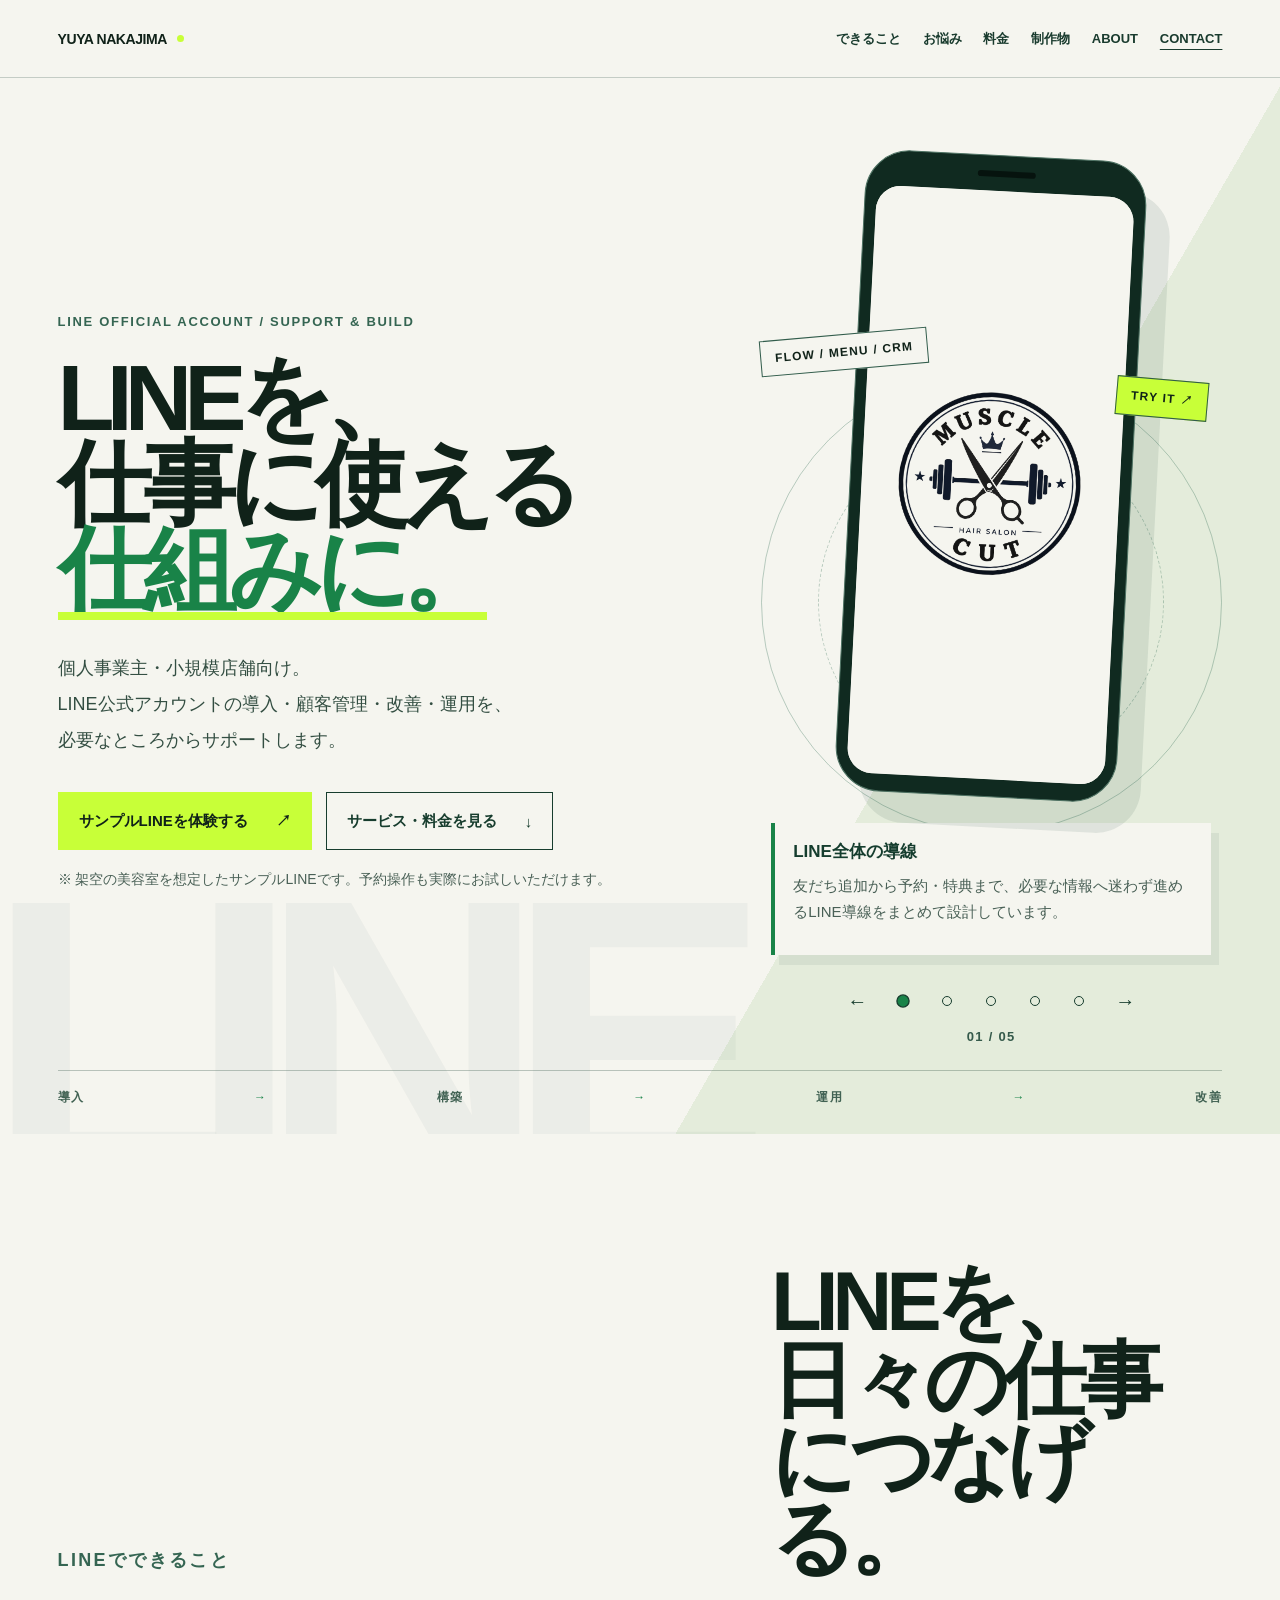
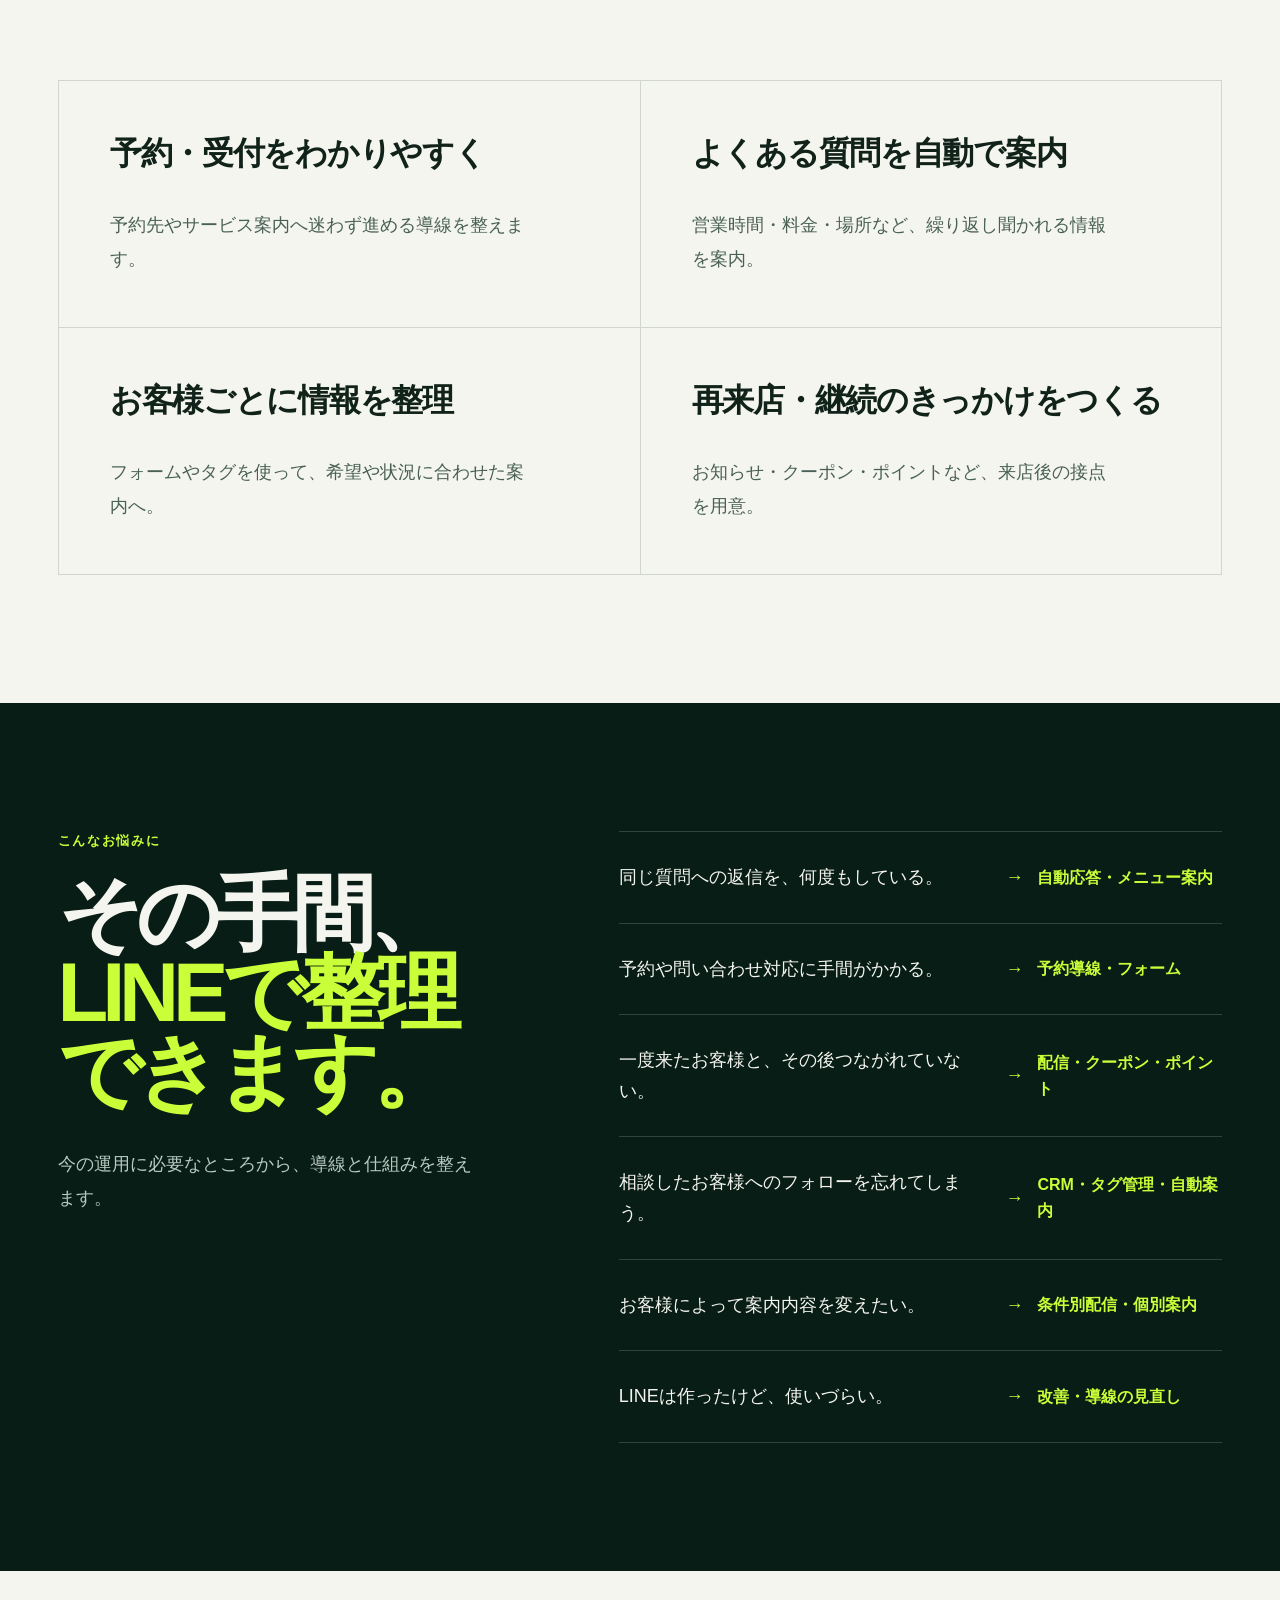
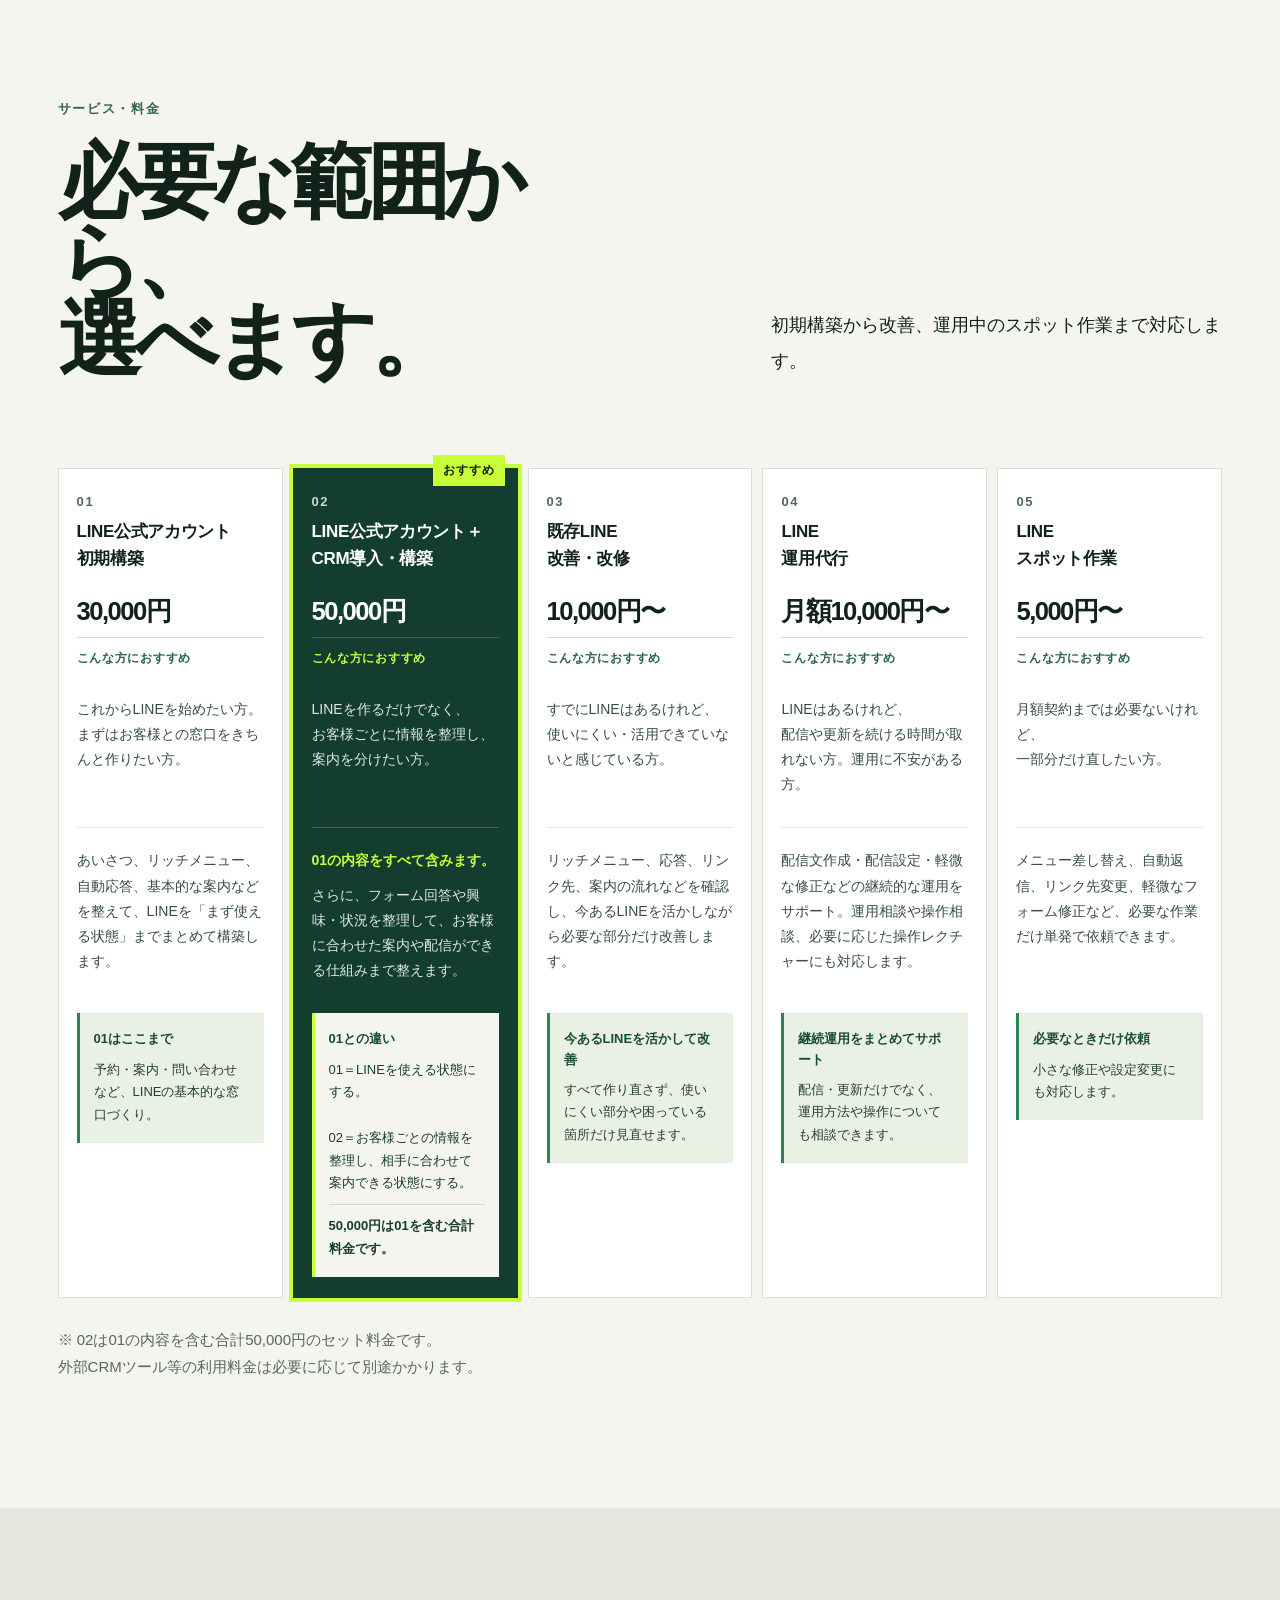
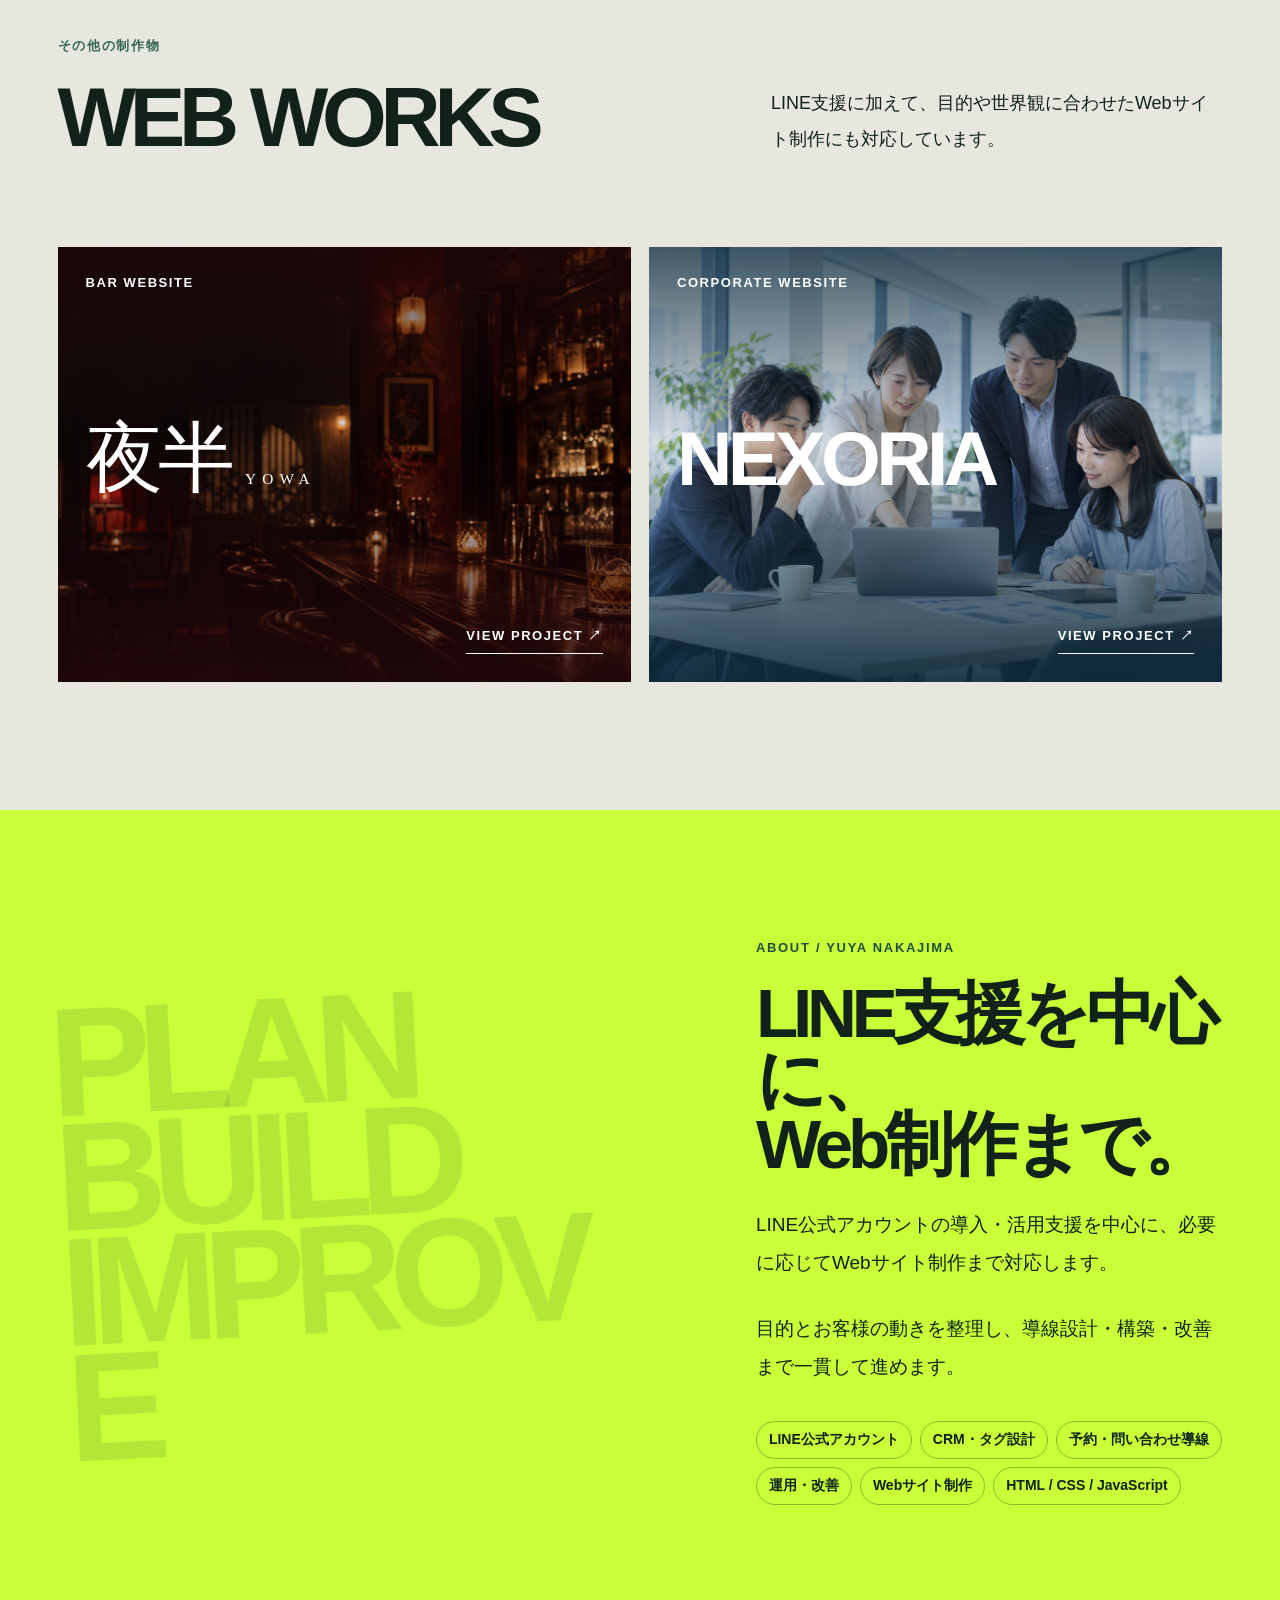
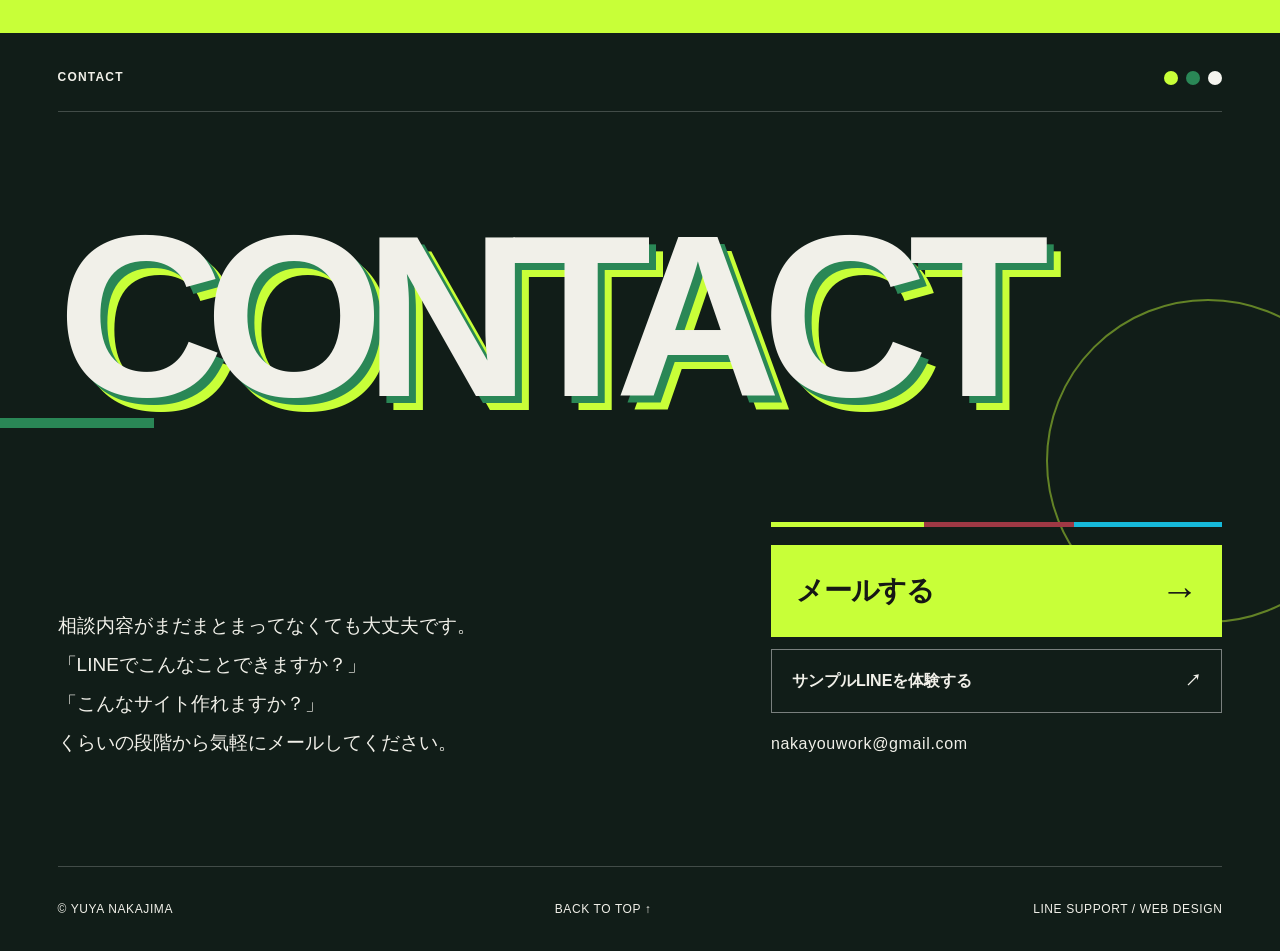
<file: index.html>
<!doctype html>
<html lang="ja">
<head>
  <meta charset="utf-8">
  <meta name="viewport" content="width=device-width, initial-scale=1">
  <meta name="description" content="個人事業主・小規模店舗向けのLINE公式アカウント導入・顧客管理・改善・運用支援。Webサイト制作にも対応。">
  <title>YUYA NAKAJIMA — LINE導入・活用支援</title>
  <link rel="icon" href="data:,">
  <link rel="stylesheet" href="styles.css">
  <script src="script.js" defer></script>
</head>
<body class="home">
  <a class="skip-link" href="#main">本文へスキップ</a>
  <header class="site-header home-header">
    <a class="wordmark" href="#top">YUYA NAKAJIMA<span class="brand-dot" aria-hidden="true"></span></a>
    <nav aria-label="メインナビゲーション">
      <a href="#line">できること</a>
      <a href="#problems">お悩み</a>
      <a href="#services">料金</a>
      <a href="#web">制作物</a>
      <a href="#about">ABOUT</a>
      <a href="#contact">CONTACT</a>
    </nav>
  </header>

  <main id="main">
    <section class="home-hero" id="top" aria-labelledby="home-hero-title">
      <div class="home-hero-copy">
        <p class="home-kicker">LINE OFFICIAL ACCOUNT / SUPPORT &amp; BUILD</p>
        <h1 id="home-hero-title">LINEを、<br>仕事に使える<br><em>仕組みに。</em></h1>
        <p class="home-hero-lead">個人事業主・小規模店舗向け。<br>LINE公式アカウントの導入・顧客管理・改善・運用を、<br class="desktop-only">必要なところからサポートします。</p>
        <div class="home-actions">
          <a class="home-cta home-cta-primary" href="https://line.me/R/ti/p/%40281okmco" target="_blank" rel="noopener noreferrer">サンプルLINEを体験する <span aria-hidden="true">↗</span><span class="sr-only">（新しいタブ）</span></a>
          <a class="home-cta home-cta-secondary" href="#services">サービス・料金を見る <span aria-hidden="true">↓</span></a>
        </div>
        <p class="hero-sample-note">※ 架空の美容室を想定したサンプルLINEです。予約操作も実際にお試しいただけます。</p>
      </div>
      <div class="home-hero-visual" aria-label="MUSCLE CUTのLINEサンプル画面">
        <span class="hero-orbit hero-orbit-one" aria-hidden="true"></span>
        <span class="hero-orbit hero-orbit-two" aria-hidden="true"></span>
        <span class="hero-tag hero-tag-flow" aria-hidden="true">FLOW / MENU / CRM</span>
        <span class="hero-tag hero-tag-live" aria-hidden="true">TRY IT ↗</span>
        <div class="hero-slider" data-hero-slider role="region" aria-roledescription="カルーセル" aria-label="MUSCLE CUTの実画像" tabindex="0">
          <div class="hero-phone">
            <span class="hero-phone-speaker" aria-hidden="true"></span>
            <div class="hero-slides">
              <div class="hero-slide hero-slide-logo is-active" data-hero-slide aria-hidden="false"><img src="images/muscle-cut-logo.png" width="1000" height="1000" alt="MUSCLE CUTのロゴ"></div>
              <div class="hero-slide" data-hero-slide aria-hidden="true"><img src="images/muscle-cut/01_line_experience.png" width="836" height="1909" alt="友だち追加後の案内とリッチメニュー"></div>
              <div class="hero-slide" data-hero-slide aria-hidden="true"><img src="images/muscle-cut/02_reservation_intro.png" width="837" height="1906" alt="店舗紹介と予約案内画面"></div>
              <div class="hero-slide" data-hero-slide aria-hidden="true"><img src="images/muscle-cut/03_staff_select.png" width="837" height="1907" alt="担当スタッフを選択する画面"></div>
              <div class="hero-slide" data-hero-slide aria-hidden="true"><img src="images/muscle-cut/04_point_benefit.png" width="836" height="1920" alt="ポイントカードと特典案内画面"></div>
            </div>
          </div>
          <div class="hero-slide-copy">
            <div class="hero-slide-copy-item is-active" data-slider-copy aria-hidden="false"><strong>LINE全体の導線</strong><p>友だち追加から予約・特典まで、必要な情報へ迷わず進めるLINE導線をまとめて設計しています。</p></div>
            <div class="hero-slide-copy-item" data-slider-copy aria-hidden="true"><strong>友だち追加後の案内とリッチメニュー</strong><p>友だち追加直後に必要な情報を案内し、リッチメニューから予約・メニュー・ポイントなどへ進めるようにしています。</p></div>
            <div class="hero-slide-copy-item" data-slider-copy aria-hidden="true"><strong>LINEからそのまま予約へ</strong><p>店舗情報やサービス内容を確認したあと、そのまま予約へ進める導線を用意しています。</p></div>
            <div class="hero-slide-copy-item" data-slider-copy aria-hidden="true"><strong>スタッフを選べる予約導線</strong><p>指名なし・スタッフ選択など、希望に合わせて予約を進められるようにしています。</p></div>
            <div class="hero-slide-copy-item" data-slider-copy aria-hidden="true"><strong>ポイント・特典で再来店のきっかけをつくる</strong><p>ポイントカードや特典を用意し、来店後もLINEでつながる仕組みを作っています。</p></div>
          </div>
          <div class="hero-slider-controls">
            <button class="hero-slider-arrow" type="button" data-slider-prev aria-label="前の画像を表示">←</button>
            <div class="hero-slider-dots" aria-label="表示する画像を選択">
              <button type="button" data-slider-dot aria-label="1枚目を表示" aria-current="true"></button>
              <button type="button" data-slider-dot aria-label="2枚目を表示"></button>
              <button type="button" data-slider-dot aria-label="3枚目を表示"></button>
              <button type="button" data-slider-dot aria-label="4枚目を表示"></button>
              <button type="button" data-slider-dot aria-label="5枚目を表示"></button>
            </div>
            <button class="hero-slider-arrow" type="button" data-slider-next aria-label="次の画像を表示">→</button>
          </div>
          <p class="hero-slider-count" aria-hidden="true"><span data-slider-current>01</span> / 05</p>
          <p class="sr-only" data-slider-announcer aria-live="polite"></p>
        </div>
      </div>
      <div class="home-hero-foot" aria-hidden="true"><span>導入</span><i>→</i><span>構築</span><i>→</i><span>運用</span><i>→</i><span>改善</span></div>
    </section>

    <section class="home-capabilities" id="line" aria-labelledby="capabilities-title">
      <div class="home-section-head">
        <p class="home-kicker">LINEでできること</p>
        <h2 id="capabilities-title">LINEを、<br>日々の仕事につなげる。</h2>
      </div>
      <div class="capability-list">
        <article><h3>予約・受付をわかりやすく</h3><p>予約先やサービス案内へ迷わず進める導線を整えます。</p></article>
        <article><h3>よくある質問を自動で案内</h3><p>営業時間・料金・場所など、繰り返し聞かれる情報を案内。</p></article>
        <article><h3>お客様ごとに情報を整理</h3><p>フォームやタグを使って、希望や状況に合わせた案内へ。</p></article>
        <article><h3>再来店・継続のきっかけをつくる</h3><p>お知らせ・クーポン・ポイントなど、来店後の接点を用意。</p></article>
      </div>
    </section>

    <section class="problem-section" id="problems" aria-labelledby="problems-title">
      <div class="problem-intro">
        <p class="home-kicker">こんなお悩みに</p>
        <h2 id="problems-title">その手間、<br><em>LINEで整理できます。</em></h2>
        <p>今の運用に必要なところから、導線と仕組みを整えます。</p>
      </div>
      <div class="problem-list">
        <article><p>同じ質問への返信を、何度もしている。</p><strong>自動応答・メニュー案内</strong></article>
        <article><p>予約や問い合わせ対応に手間がかかる。</p><strong>予約導線・フォーム</strong></article>
        <article><p>一度来たお客様と、その後つながれていない。</p><strong>配信・クーポン・ポイント</strong></article>
        <article><p>相談したお客様へのフォローを忘れてしまう。</p><strong>CRM・タグ管理・自動案内</strong></article>
        <article><p>お客様によって案内内容を変えたい。</p><strong>条件別配信・個別案内</strong></article>
        <article><p>LINEは作ったけど、使いづらい。</p><strong>改善・導線の見直し</strong></article>
      </div>
    </section>

    <section class="pricing-section" id="services" aria-labelledby="pricing-title">
      <div class="home-section-head pricing-heading">
        <div><p class="home-kicker">サービス・料金</p><h2 id="pricing-title">必要な範囲から、<br>選べます。</h2></div>
        <p>初期構築から改善、運用中のスポット作業まで対応します。</p>
      </div>
      <div class="pricing-grid">
        <article class="price-card">
          <span class="price-index">01</span>
          <h3>LINE公式アカウント<br>初期構築</h3>
          <p class="price">30,000円</p>
          <p class="price-label">こんな方におすすめ</p>
          <p class="price-audience">これからLINEを始めたい方。<br>まずはお客様との窓口をきちんと作りたい方。</p>
          <p class="price-service">あいさつ、リッチメニュー、自動応答、基本的な案内などを整えて、LINEを「まず使える状態」までまとめて構築します。</p>
          <div class="price-supplement"><strong>01はここまで</strong><p>予約・案内・問い合わせなど、LINEの基本的な窓口づくり。</p></div>
        </article>
        <article class="price-card price-card-featured">
          <span class="recommend">おすすめ</span>
          <span class="price-index">02</span>
          <h3>LINE公式アカウント＋<br>CRM導入・構築</h3>
          <p class="price">50,000円</p>
          <p class="price-label">こんな方におすすめ</p>
          <p class="price-audience">LINEを作るだけでなく、<br>お客様ごとに情報を整理し、案内を分けたい方。</p>
          <p class="price-service"><strong>01の内容をすべて含みます。</strong>さらに、フォーム回答や興味・状況を整理して、お客様に合わせた案内や配信ができる仕組みまで整えます。</p>
          <div class="price-supplement"><strong>01との違い</strong><p>01＝LINEを使える状態にする。<br><br>02＝お客様ごとの情報を整理し、相手に合わせて案内できる状態にする。</p><p class="price-supplement-note">50,000円は01を含む合計料金です。</p></div>
        </article>
        <article class="price-card">
          <span class="price-index">03</span>
          <h3>既存LINE<br>改善・改修</h3>
          <p class="price">10,000円〜</p>
          <p class="price-label">こんな方におすすめ</p>
          <p class="price-audience">すでにLINEはあるけれど、<br>使いにくい・活用できていないと感じている方。</p>
          <p class="price-service">リッチメニュー、応答、リンク先、案内の流れなどを確認し、今あるLINEを活かしながら必要な部分だけ改善します。</p>
          <div class="price-supplement"><strong>今あるLINEを活かして改善</strong><p>すべて作り直さず、使いにくい部分や困っている箇所だけ見直せます。</p></div>
        </article>
        <article class="price-card">
          <span class="price-index">04</span>
          <h3>LINE<br>運用代行</h3>
          <p class="price price-monthly">月額10,000円〜</p>
          <p class="price-label">こんな方におすすめ</p>
          <p class="price-audience">LINEはあるけれど、<br>配信や更新を続ける時間が取れない方。運用に不安がある方。</p>
          <p class="price-service">配信文作成・配信設定・軽微な修正などの継続的な運用をサポート。運用相談や操作相談、必要に応じた操作レクチャーにも対応します。</p>
          <div class="price-supplement"><strong>継続運用をまとめてサポート</strong><p>配信・更新だけでなく、運用方法や操作についても相談できます。</p></div>
        </article>
        <article class="price-card">
          <span class="price-index">05</span>
          <h3>LINE<br>スポット作業</h3>
          <p class="price">5,000円〜</p>
          <p class="price-label">こんな方におすすめ</p>
          <p class="price-audience">月額契約までは必要ないけれど、<br>一部分だけ直したい方。</p>
          <p class="price-service">メニュー差し替え、自動返信、リンク先変更、軽微なフォーム修正など、必要な作業だけ単発で依頼できます。</p>
          <div class="price-supplement"><strong>必要なときだけ依頼</strong><p>小さな修正や設定変更にも対応します。</p></div>
        </article>
      </div>
      <p class="price-note">※ 02は01の内容を含む合計50,000円のセット料金です。<br>外部CRMツール等の利用料金は必要に応じて別途かかります。</p>
    </section>

    <section class="other-works" id="web" aria-labelledby="works-title">
      <div class="home-section-head works-heading">
        <div><p class="home-kicker">その他の制作物</p><h2 id="works-title">WEB WORKS</h2></div>
        <p>LINE支援に加えて、目的や世界観に合わせたWebサイト制作にも対応しています。</p>
      </div>
      <div class="work-list">
        <a class="work-item work-yowa" href="works/yowa.html"><img src="images/yowa/01_hero_yowa.png" alt="夜半 YOWAのバーカウンター" loading="lazy"><span class="work-shade" aria-hidden="true"></span><span class="work-type">BAR WEBSITE</span><strong>夜半 <small>YOWA</small></strong><span class="work-link">VIEW PROJECT ↗</span></a>
        <a class="work-item work-nexoria" href="works/nexoria.html"><img src="images/nexoria/team_meeting_nexoria.png" alt="NEXORIAのチームミーティング" loading="lazy"><span class="work-shade" aria-hidden="true"></span><span class="work-type">CORPORATE WEBSITE</span><strong>NEXORIA</strong><span class="work-link">VIEW PROJECT ↗</span></a>
      </div>
    </section>

    <section class="home-about" id="about" aria-labelledby="about-title">
      <div class="about-display" aria-hidden="true">PLAN<br>BUILD<br>IMPROVE</div>
      <div class="about-content">
        <p class="home-kicker">ABOUT / YUYA NAKAJIMA</p>
        <h2 id="about-title">LINE支援を中心に、<br>Web制作まで。</h2>
        <p>LINE公式アカウントの導入・活用支援を中心に、必要に応じてWebサイト制作まで対応します。</p>
        <p>目的とお客様の動きを整理し、導線設計・構築・改善まで一貫して進めます。</p>
        <ul><li>LINE公式アカウント</li><li>CRM・タグ設計</li><li>予約・問い合わせ導線</li><li>運用・改善</li><li>Webサイト制作</li><li>HTML / CSS / JavaScript</li></ul>
      </div>
    </section>

    <section class="contact-section" id="contact" aria-labelledby="contact-title">
      <div class="section-label"><span>CONTACT</span><span class="color-dots" aria-hidden="true"><i></i><i></i><i></i></span></div>
      <h2 id="contact-title">CONTACT</h2>
      <div class="contact-bottom"><p class="contact-copy">相談内容がまだまとまってなくても大丈夫です。<br>「LINEでこんなことできますか？」<br>「こんなサイト作れますか？」<br>くらいの段階から気軽にメールしてください。</p><div class="contact-action"><a class="contact-mail-cta" href="mailto:nakayouwork@gmail.com">メールする <span aria-hidden="true">→</span></a><a class="contact-line-cta" href="https://line.me/R/ti/p/%40281okmco" target="_blank" rel="noopener noreferrer">サンプルLINEを体験する <span aria-hidden="true">↗</span><span class="sr-only">（新しいタブ）</span></a><a class="contact-address" href="mailto:nakayouwork@gmail.com">nakayouwork@gmail.com</a></div></div>
      <footer><span>© YUYA NAKAJIMA</span><a href="#top">BACK TO TOP ↑</a><span>LINE SUPPORT / WEB DESIGN</span></footer>
    </section>
  </main>
</body>
</html>
</file>
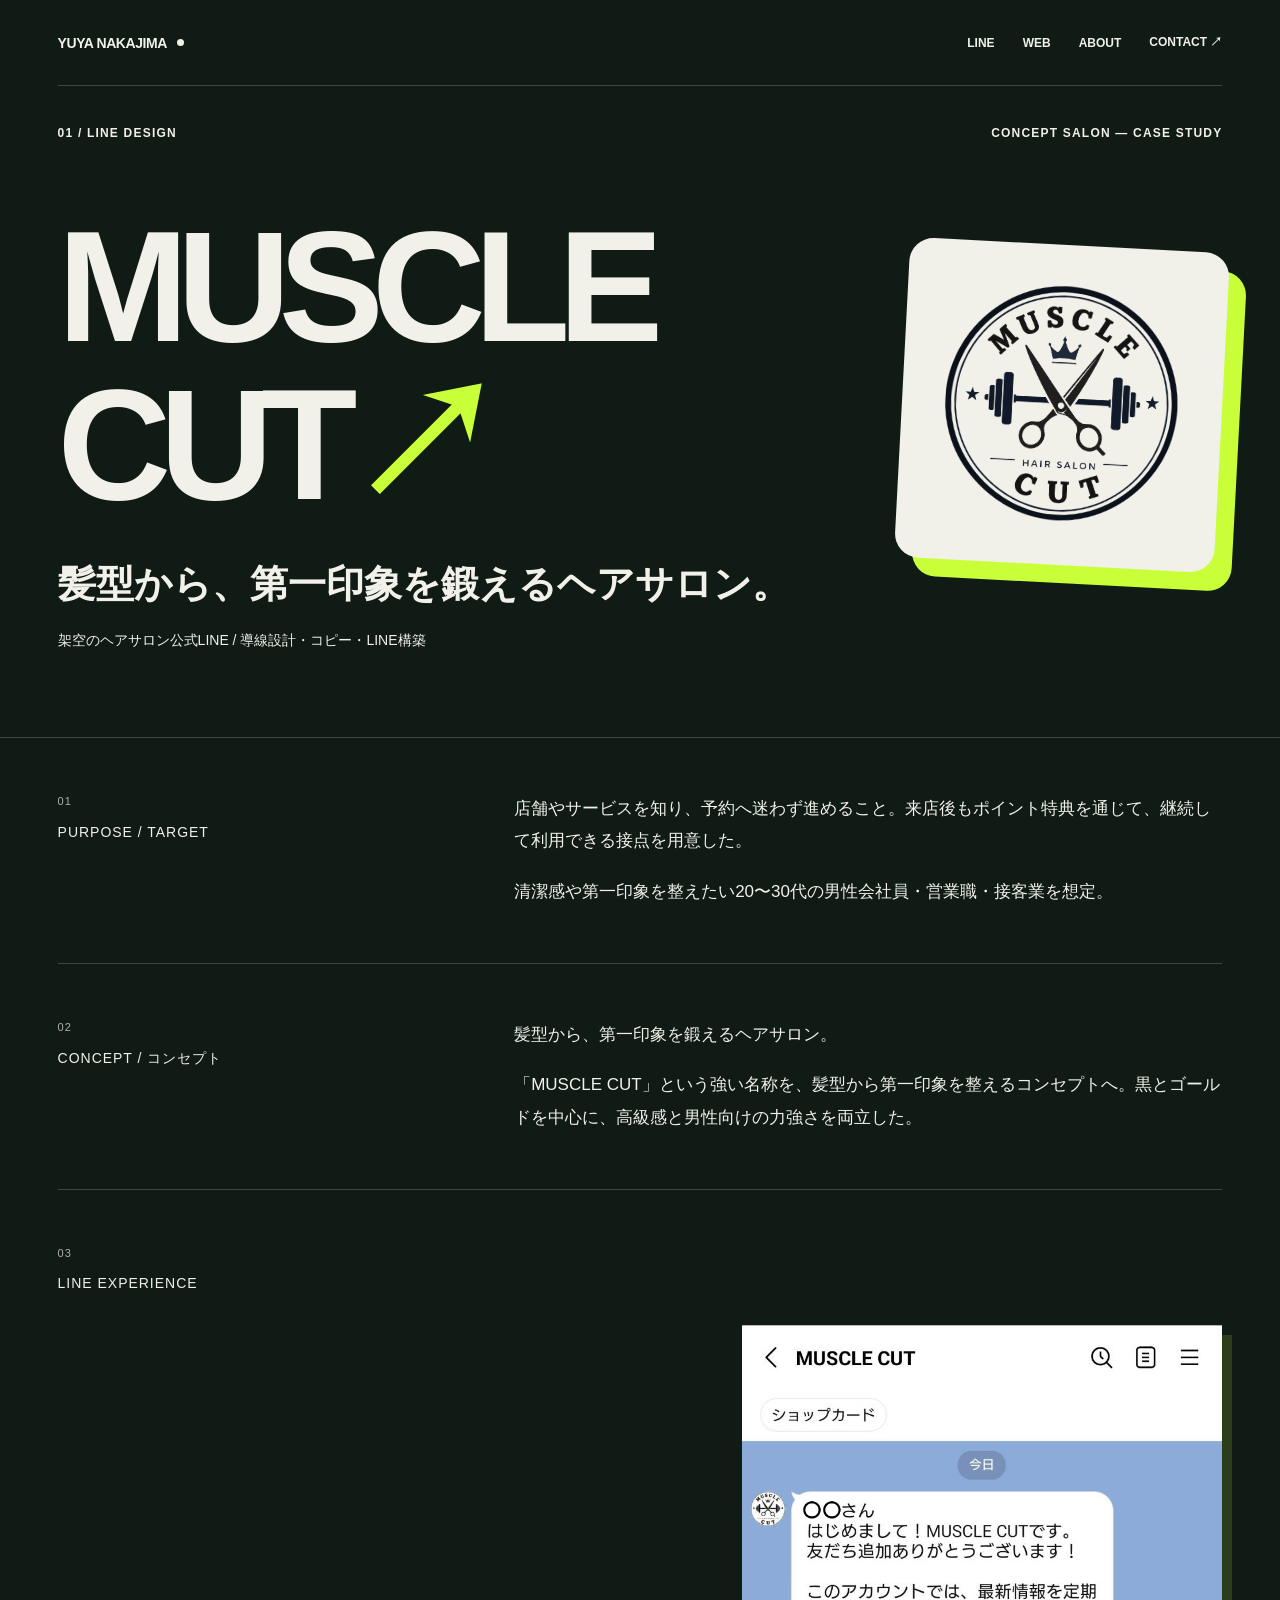
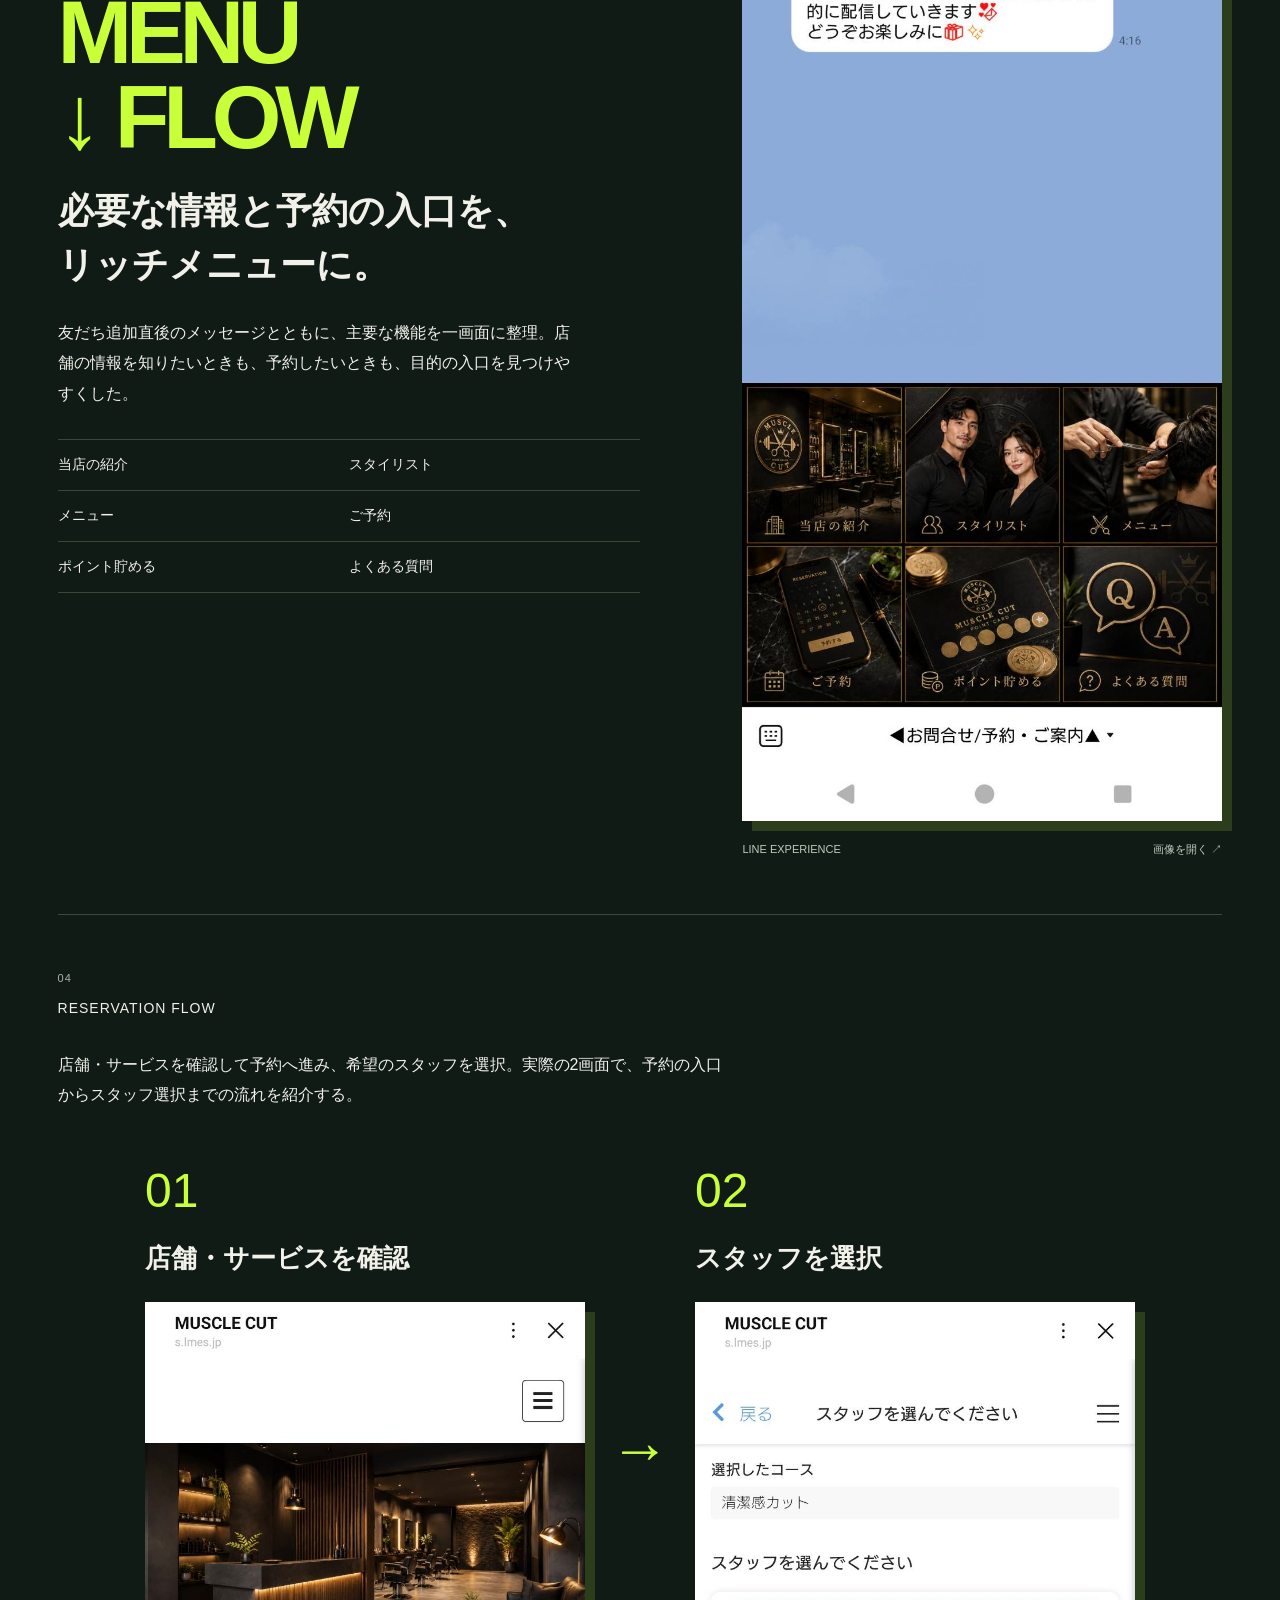
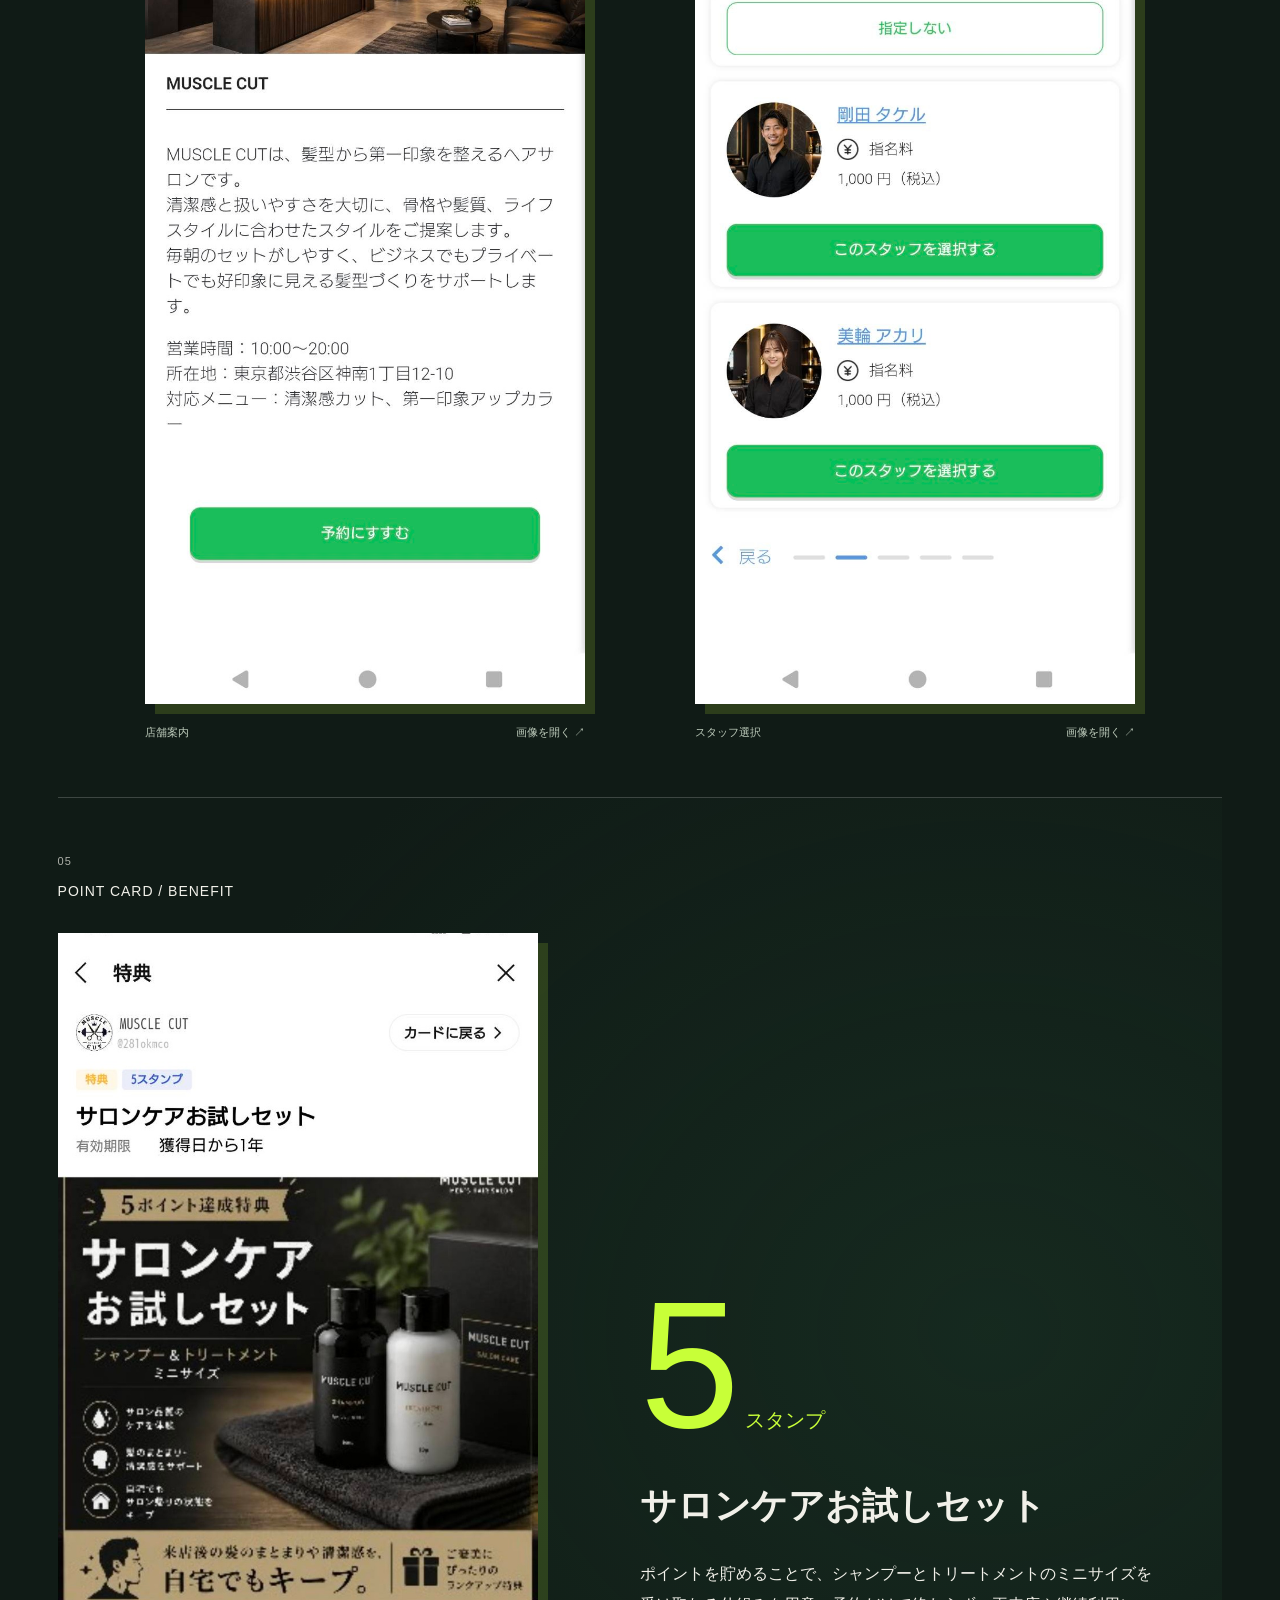
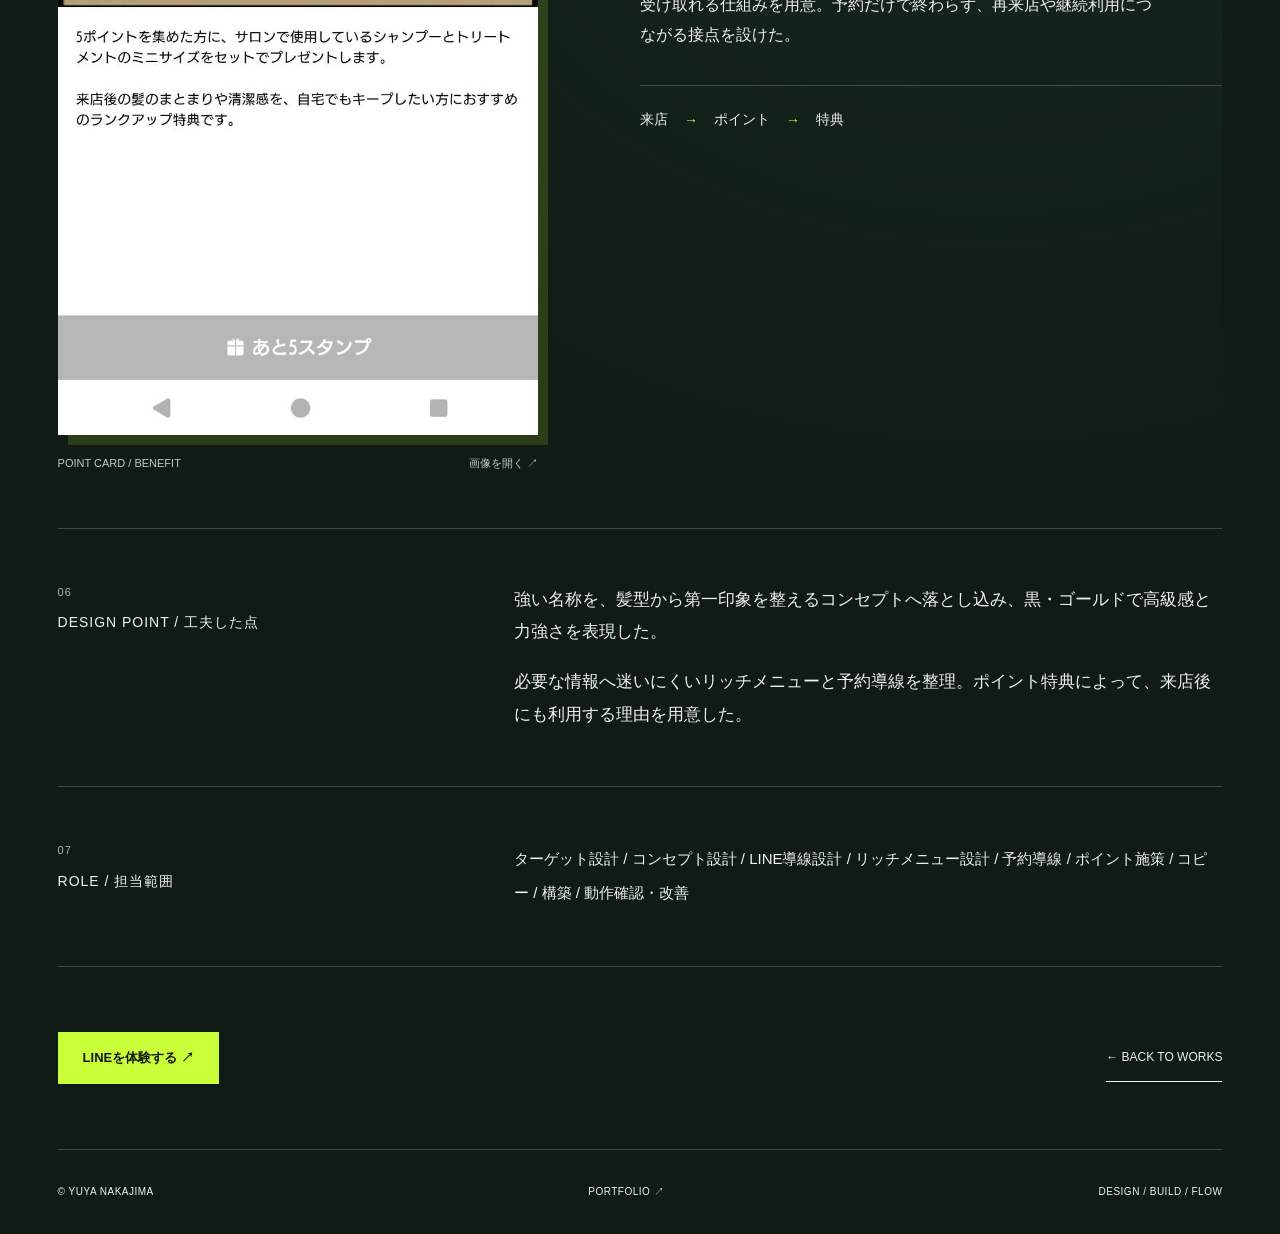
<file: works/muscle-cut.html>
<!doctype html>
<html lang="ja">
<head><meta charset="utf-8"><meta name="viewport" content="width=device-width, initial-scale=1"><meta name="description" content="MUSCLE CUTの制作事例。目的・ターゲット・設計の工夫と担当範囲を紹介。"><title>MUSCLE CUT — YUYA NAKAJIMA</title><link rel="icon" href="data:,"><link rel="stylesheet" href="../styles.css"></head>
<body class="detail detail-line"><a class="skip-link" href="#main">本文へスキップ</a><header class="site-header"><a class="wordmark" href="../index.html">YUYA NAKAJIMA<span class="brand-dot" aria-hidden="true"></span></a><nav aria-label="メインナビゲーション"><a href="../index.html#line">LINE</a><a href="../index.html#web">WEB</a><a href="../index.html#about">ABOUT</a><a href="../index.html#contact">CONTACT ↗</a></nav></header><main id="main"><section class="case-hero muscle-hero"><div class="eyebrow"><span>01 / LINE DESIGN</span><span>CONCEPT SALON — CASE STUDY</span></div><div class="muscle-hero-main"><div><h1>MUSCLE<br>CUT<span class="lime">↗</span></h1><p class="case-tagline">髪型から、第一印象を鍛えるヘアサロン。</p><p class="case-subtitle">架空のヘアサロン公式LINE / 導線設計・コピー・LINE構築</p></div><div class="muscle-hero-logo"><img src="../images/muscle-cut-logo.png" alt="MUSCLE CUT Hair Salon"></div></div></section><div class="case-content">
<section class="case-row"><h2><span>01</span>PURPOSE / TARGET</h2><div><p>店舗やサービスを知り、予約へ迷わず進めること。来店後もポイント特典を通じて、継続して利用できる接点を用意した。</p><p>清潔感や第一印象を整えたい20〜30代の男性会社員・営業職・接客業を想定。</p></div></section>
<section class="case-row"><h2><span>02</span>CONCEPT / コンセプト</h2><div><p>髪型から、第一印象を鍛えるヘアサロン。</p><p>「MUSCLE CUT」という強い名称を、髪型から第一印象を整えるコンセプトへ。黒とゴールドを中心に、高級感と男性向けの力強さを両立した。</p></div></section>
<section class="case-block mc-experience"><h2><span>03</span>LINE EXPERIENCE</h2><div class="mc-feature"><div class="mc-explanation"><span class="mc-display" aria-hidden="true">MENU<br>↓ FLOW</span><h3>必要な情報と予約の入口を、<br>リッチメニューに。</h3><p>友だち追加直後のメッセージとともに、主要な機能を一画面に整理。店舗の情報を知りたいときも、予約したいときも、目的の入口を見つけやすくした。</p><ul class="mc-menu-list"><li>当店の紹介</li><li>スタイリスト</li><li>メニュー</li><li>ご予約</li><li>ポイント貯める</li><li>よくある質問</li></ul></div><figure class="mc-screen"><a href="../images/muscle-cut/01_line_experience.png" target="_blank" rel="noopener noreferrer" aria-label="LINE EXPERIENCEの画像を原寸で開く（新しいタブ）"><img src="../images/muscle-cut/01_line_experience.png" width="836" height="1909" alt="友だち追加直後のメッセージと6つのリッチメニュー。下部のAndroidナビゲーションを含む実画面" loading="lazy"></a><figcaption>LINE EXPERIENCE <span>画像を開く ↗</span></figcaption></figure></div></section>
<section class="case-block mc-reservation"><h2><span>04</span>RESERVATION FLOW</h2><p>店舗・サービスを確認して予約へ進み、希望のスタッフを選択。実際の2画面で、予約の入口からスタッフ選択までの流れを紹介する。</p><div class="mc-reservation-screens"><figure class="mc-screen"><h3><span>01</span>店舗・サービスを確認</h3><a href="../images/muscle-cut/02_reservation_intro.png" target="_blank" rel="noopener noreferrer" aria-label="店舗・サービス案内の画像を原寸で開く（新しいタブ）"><img src="../images/muscle-cut/02_reservation_intro.png" width="837" height="1906" alt="店舗紹介、営業時間、対応メニューと予約にすすむボタンの実画面" loading="lazy"></a><figcaption>店舗案内 <span>画像を開く ↗</span></figcaption></figure><span class="mc-flow-arrow" aria-hidden="true">→</span><figure class="mc-screen"><h3><span>02</span>スタッフを選択</h3><a href="../images/muscle-cut/03_staff_select.png" target="_blank" rel="noopener noreferrer" aria-label="スタッフ選択の画像を原寸で開く（新しいタブ）"><img src="../images/muscle-cut/03_staff_select.png" width="837" height="1907" alt="指名なし、またはスタッフを選択できる予約導線の実画面" loading="lazy"></a><figcaption>スタッフ選択 <span>画像を開く ↗</span></figcaption></figure></div></section>
<section class="case-block mc-benefit"><h2><span>05</span>POINT CARD / BENEFIT</h2><div class="mc-feature"><figure class="mc-screen"><a href="../images/muscle-cut/04_point_benefit.png" target="_blank" rel="noopener noreferrer" aria-label="ポイント特典の画像を原寸で開く（新しいタブ）"><img src="../images/muscle-cut/04_point_benefit.png" width="836" height="1920" alt="5スタンプで受け取れるサロンケアお試しセットの特典案内。Androidナビゲーションを含む実画面" loading="lazy"></a><figcaption>POINT CARD / BENEFIT <span>画像を開く ↗</span></figcaption></figure><div class="mc-explanation"><span class="mc-stamp-count">5<span>スタンプ</span></span><h3>サロンケアお試しセット</h3><p>ポイントを貯めることで、シャンプーとトリートメントのミニサイズを受け取れる仕組みを用意。予約だけで終わらず、再来店や継続利用につながる接点を設けた。</p><div class="mc-retention" aria-label="継続利用の接点"><span>来店</span><i aria-hidden="true">→</i><span>ポイント</span><i aria-hidden="true">→</i><span>特典</span></div></div></div></section>
<section class="case-row"><h2><span>06</span>DESIGN POINT / 工夫した点</h2><div><p>強い名称を、髪型から第一印象を整えるコンセプトへ落とし込み、黒・ゴールドで高級感と力強さを表現した。</p><p>必要な情報へ迷いにくいリッチメニューと予約導線を整理。ポイント特典によって、来店後にも利用する理由を用意した。</p></div></section>
<section class="case-row"><h2><span>07</span>ROLE / 担当範囲</h2><div><p class="case-role">ターゲット設計 / コンセプト設計 / LINE導線設計 / リッチメニュー設計 / 予約導線 / ポイント施策 / コピー / 構築 / 動作確認・改善</p></div></section>
</div><div class="case-end"><a class="button button-lime" href="https://line.me/R/ti/p/%40281okmco" target="_blank" rel="noopener noreferrer">LINEを体験する ↗<span class="sr-only">（新しいタブ）</span></a><a class="text-link" href="../index.html#line">← BACK TO WORKS</a></div></main><footer><span>© YUYA NAKAJIMA</span><a href="../index.html">PORTFOLIO ↗</a><span>DESIGN / BUILD / FLOW</span></footer></body></html>
</file>
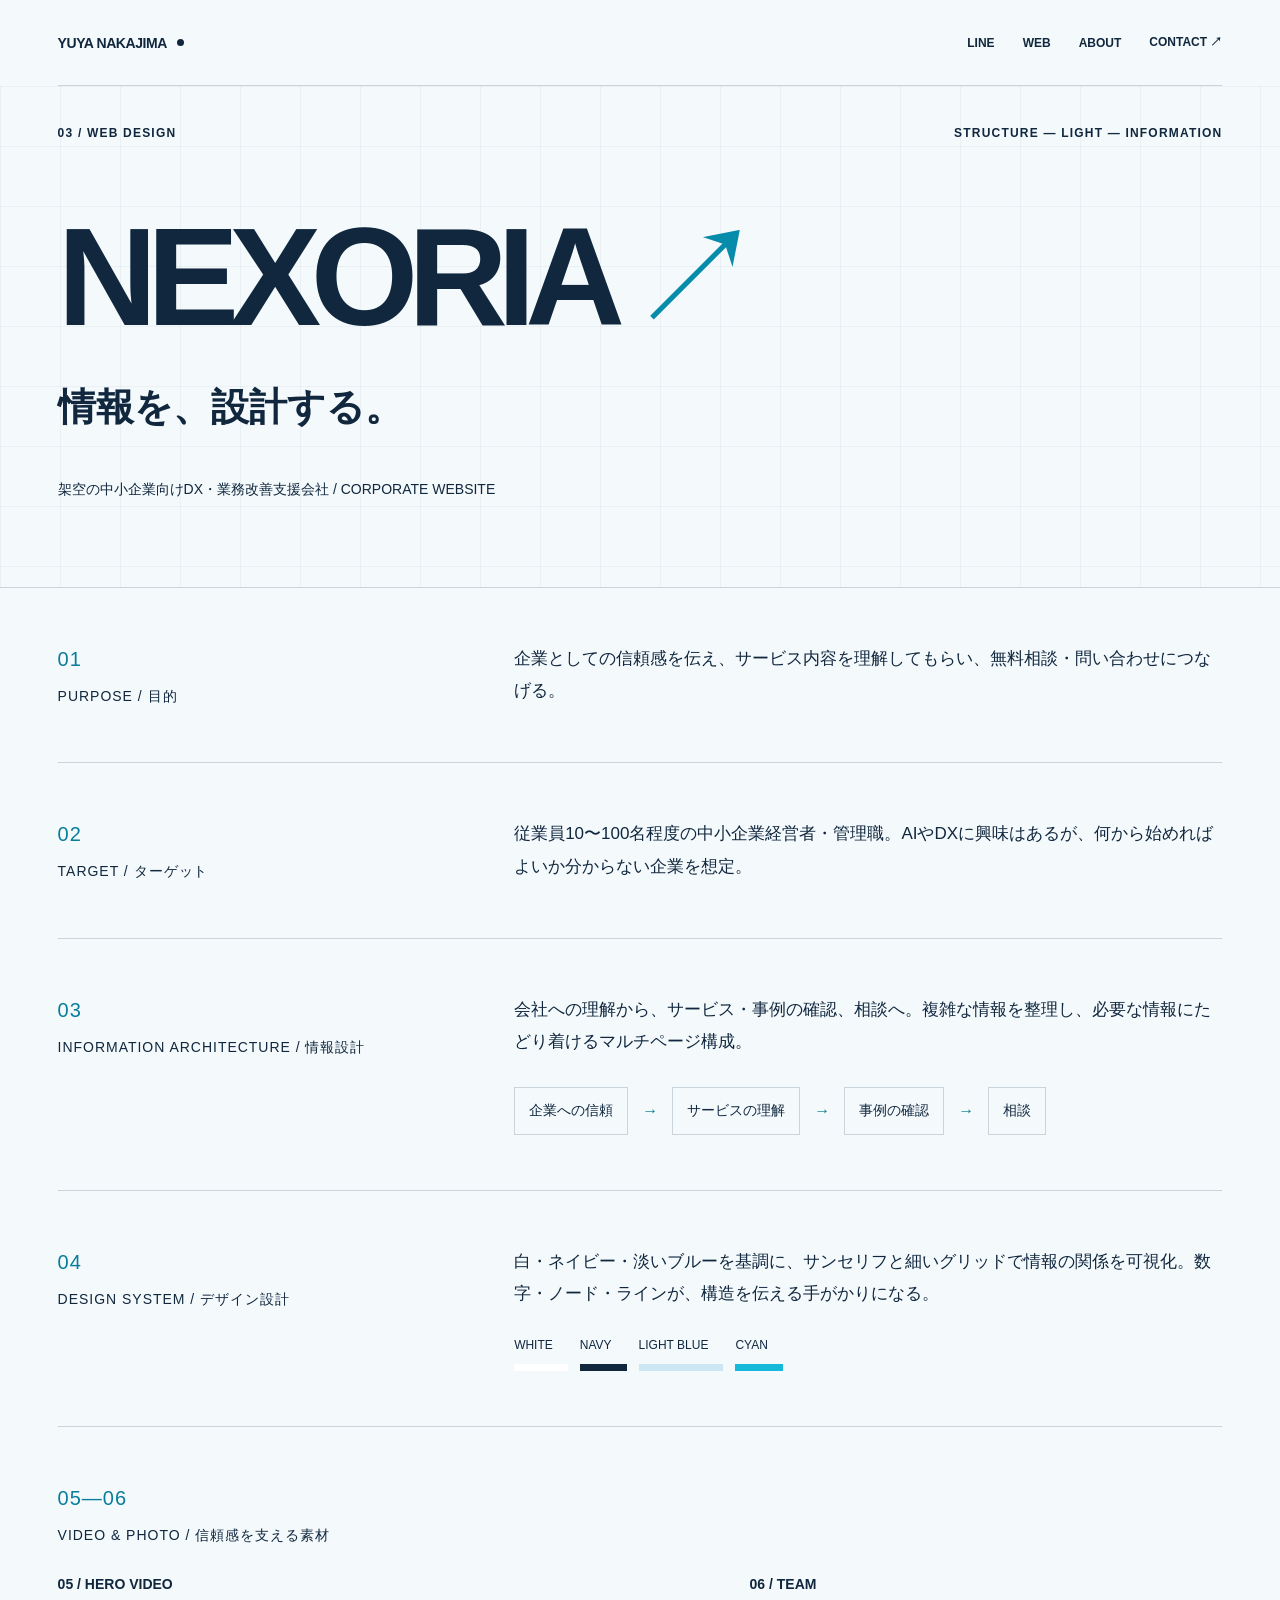
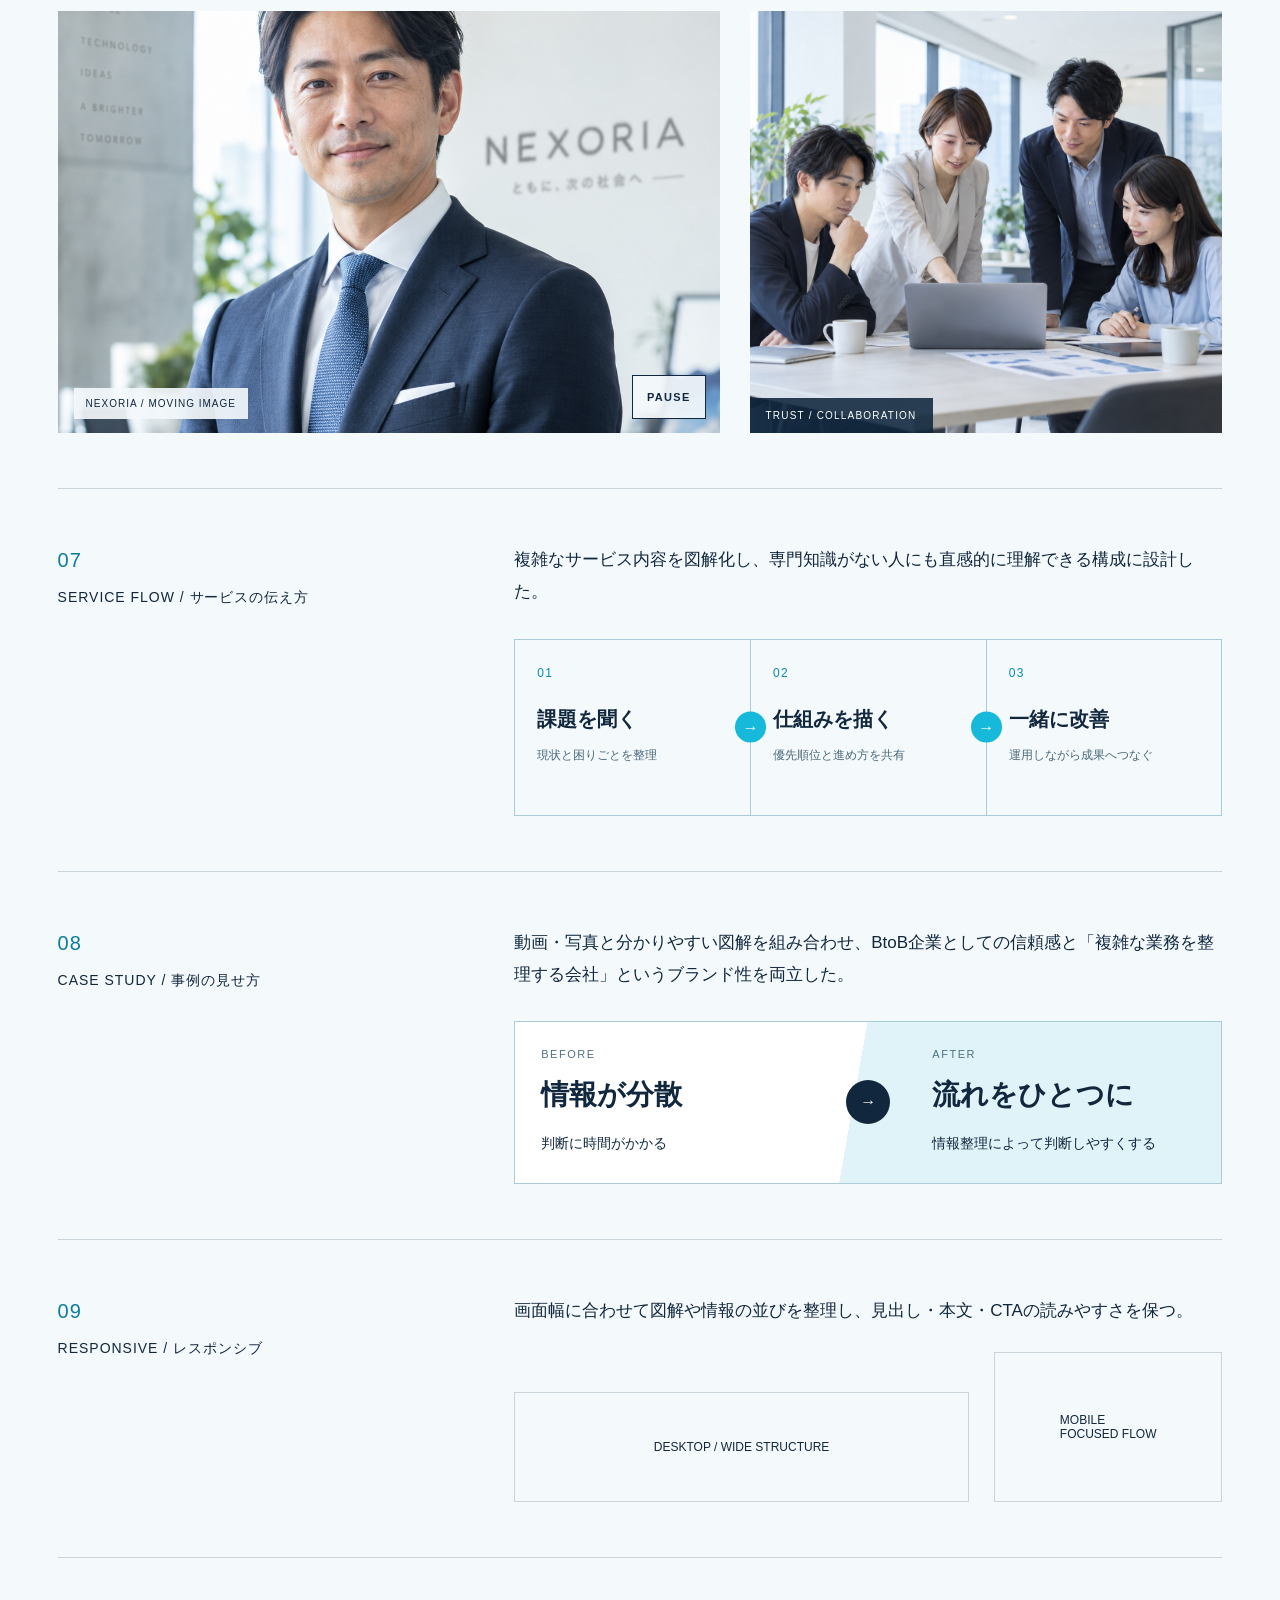
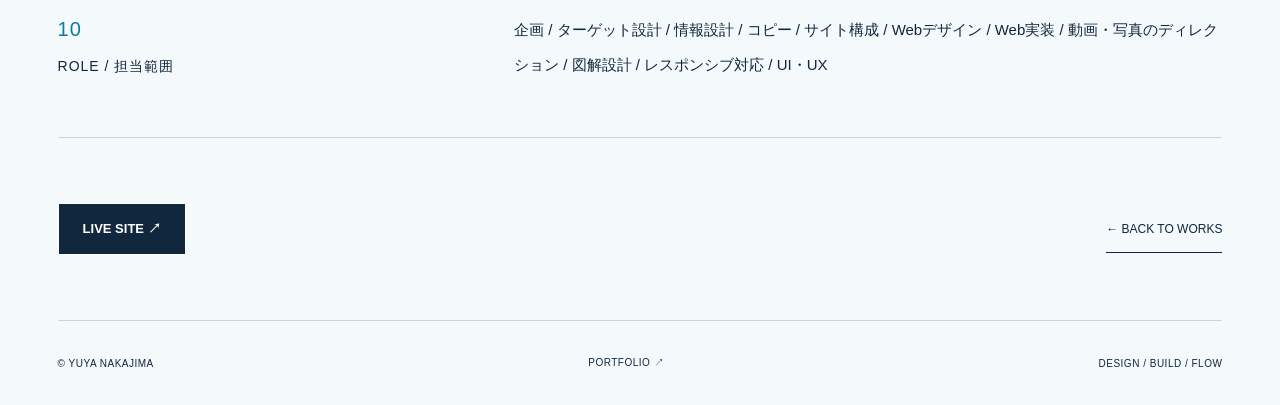
<file: works/nexoria.html>
<!doctype html>
<html lang="ja">
<head><meta charset="utf-8"><meta name="viewport" content="width=device-width, initial-scale=1"><meta name="description" content="NEXORIAの制作事例。目的・ターゲット・設計の工夫と担当範囲を紹介。"><title>NEXORIA — YUYA NAKAJIMA</title><link rel="icon" href="data:,"><link rel="stylesheet" href="../styles.css"></head>
<body class="detail detail-nexoria"><a class="skip-link" href="#main">本文へスキップ</a><header class="site-header"><a class="wordmark" href="../index.html">YUYA NAKAJIMA<span class="brand-dot" aria-hidden="true"></span></a><nav aria-label="メインナビゲーション"><a href="../index.html#line">LINE</a><a href="../index.html#web">WEB</a><a href="../index.html#about">ABOUT</a><a href="../index.html#contact">CONTACT ↗</a></nav></header><main id="main"><section class="case-hero"><div class="eyebrow"><span>03 / WEB DESIGN</span><span>STRUCTURE — LIGHT — INFORMATION</span></div><h1>NEXORIA</h1><p class="case-tagline">情報を、設計する。</p><p class="case-subtitle">架空の中小企業向けDX・業務改善支援会社 / CORPORATE WEBSITE</p></section><div class="case-content"><section class="case-row"><h2><span>01</span>PURPOSE / 目的</h2><div><p>企業としての信頼感を伝え、サービス内容を理解してもらい、無料相談・問い合わせにつなげる。</p></div></section><section class="case-row"><h2><span>02</span>TARGET / ターゲット</h2><div><p>従業員10〜100名程度の中小企業経営者・管理職。AIやDXに興味はあるが、何から始めればよいか分からない企業を想定。</p></div></section><section class="case-row"><h2><span>03</span>INFORMATION ARCHITECTURE / 情報設計</h2><div><p>会社への理解から、サービス・事例の確認、相談へ。複雑な情報を整理し、必要な情報にたどり着けるマルチページ構成。</p><div class="architecture" aria-label="情報設計の考え方"><span>企業への信頼</span><i aria-hidden="true">→</i><span>サービスの理解</span><i aria-hidden="true">→</i><span>事例の確認</span><i aria-hidden="true">→</i><span>相談</span></div></div></section><section class="case-row"><h2><span>04</span>DESIGN SYSTEM / デザイン設計</h2><div><p>白・ネイビー・淡いブルーを基調に、サンセリフと細いグリッドで情報の関係を可視化。数字・ノード・ラインが、構造を伝える手がかりになる。</p><div class="palette"><span style="--swatch:#fff">WHITE</span><span style="--swatch:#10273e">NAVY</span><span style="--swatch:#cce6f4">LIGHT BLUE</span><span style="--swatch:#16b9da">CYAN</span></div></div></section><section class="case-block"><h2><span>05—06</span>VIDEO & PHOTO / 信頼感を支える素材</h2><div class="media-pair"><div><h3>05 / HERO VIDEO</h3><div class="nexoria-video"><video muted loop playsinline preload="metadata" poster="../images/nexoria/ceo_nexoria.png" aria-label="NEXORIAのサービスイメージ映像" data-nexoria-video><source src="../videos/nexoria/hero_nexoria.mp4" type="video/mp4"></video><span aria-hidden="true">NEXORIA / MOVING IMAGE</span><button class="video-toggle" type="button" data-video-toggle aria-label="動画を再生">PLAY</button></div></div><div><h3>06 / TEAM</h3><figure class="case-media nexoria-team"><img src="../images/nexoria/team_meeting_nexoria.png" alt="チームで資料を囲み、業務課題を整理する様子"><figcaption>TRUST / COLLABORATION</figcaption></figure></div></div></section><section class="case-row"><h2><span>07</span>SERVICE FLOW / サービスの伝え方</h2><div><p>複雑なサービス内容を図解化し、専門知識がない人にも直感的に理解できる構成に設計した。</p><ol class="service-diagram" aria-label="サービスの流れ"><li><span>01</span><strong>課題を聞く</strong><small>現状と困りごとを整理</small></li><li><span>02</span><strong>仕組みを描く</strong><small>優先順位と進め方を共有</small></li><li><span>03</span><strong>一緒に改善</strong><small>運用しながら成果へつなぐ</small></li></ol></div></section><section class="case-row"><h2><span>08</span>CASE STUDY / 事例の見せ方</h2><div><p>動画・写真と分かりやすい図解を組み合わせ、BtoB企業としての信頼感と「複雑な業務を整理する会社」というブランド性を両立した。</p><div class="case-result" aria-label="改善前と改善後の見せ方"><div><span>BEFORE</span><strong>情報が分散</strong><p>判断に時間がかかる</p></div><i aria-hidden="true">→</i><div><span>AFTER</span><strong>流れをひとつに</strong><p>情報整理によって判断しやすくする</p></div></div></div></section><section class="case-row"><h2><span>09</span>RESPONSIVE / レスポンシブ</h2><div><p>画面幅に合わせて図解や情報の並びを整理し、見出し・本文・CTAの読みやすさを保つ。</p><div class="responsive-frames" aria-label="PCとスマートフォンの表示枠"><span>DESKTOP / WIDE STRUCTURE</span><span>MOBILE<br>FOCUSED FLOW</span></div></div></section><section class="case-row"><h2><span>10</span>ROLE / 担当範囲</h2><div><p class="case-role">企画 / ターゲット設計 / 情報設計 / コピー / サイト構成 / Webデザイン / Web実装 / 動画・写真のディレクション / 図解設計 / レスポンシブ対応 / UI・UX</p></div></section></div><div class="case-end"><a class="button " href="https://nakayouwork-ctrl.github.io/nexoria-corporate-sample/" target="_blank" rel="noopener noreferrer">LIVE SITE ↗<span class="sr-only">（新しいタブ）</span></a><a class="text-link" href="../index.html#web">← BACK TO WORKS</a></div></main><footer><span>© YUYA NAKAJIMA</span><a href="../index.html">PORTFOLIO ↗</a><span>DESIGN / BUILD / FLOW</span></footer><script src="../script.js"></script></body></html>
</file>
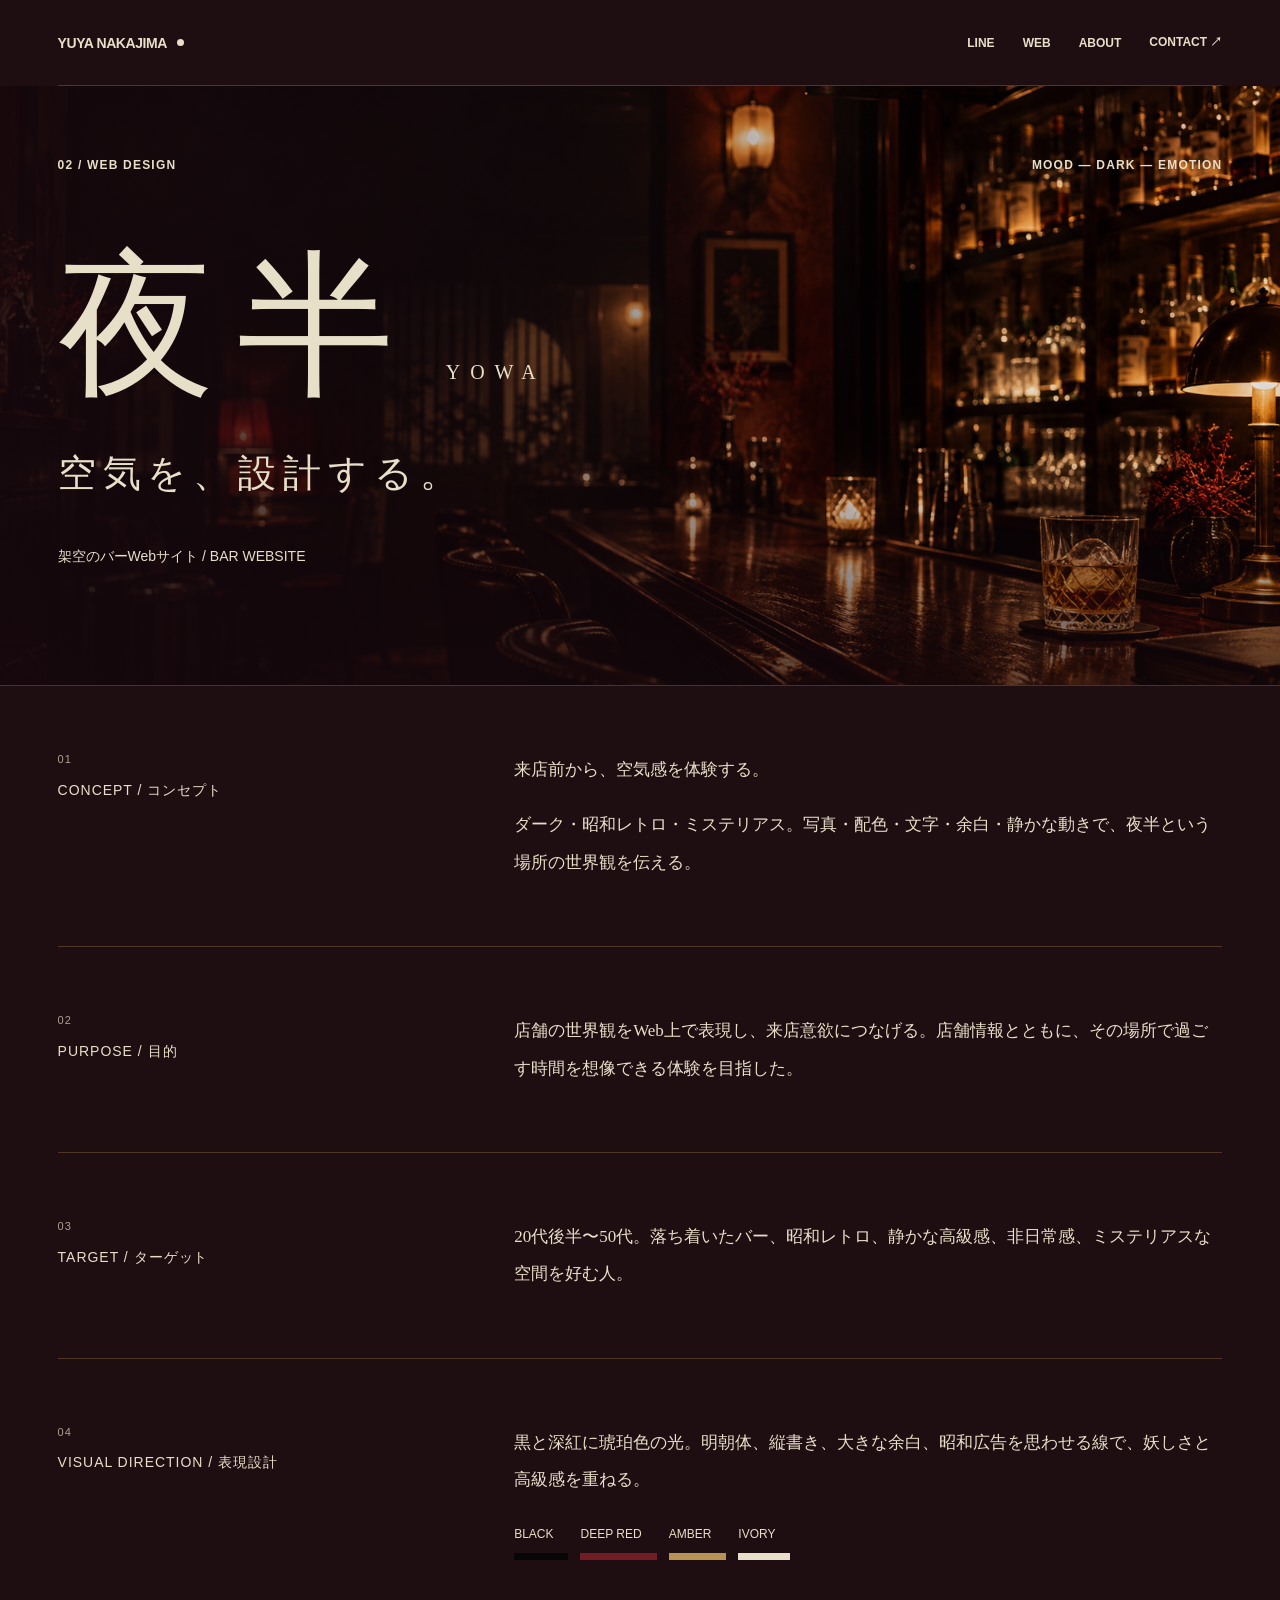
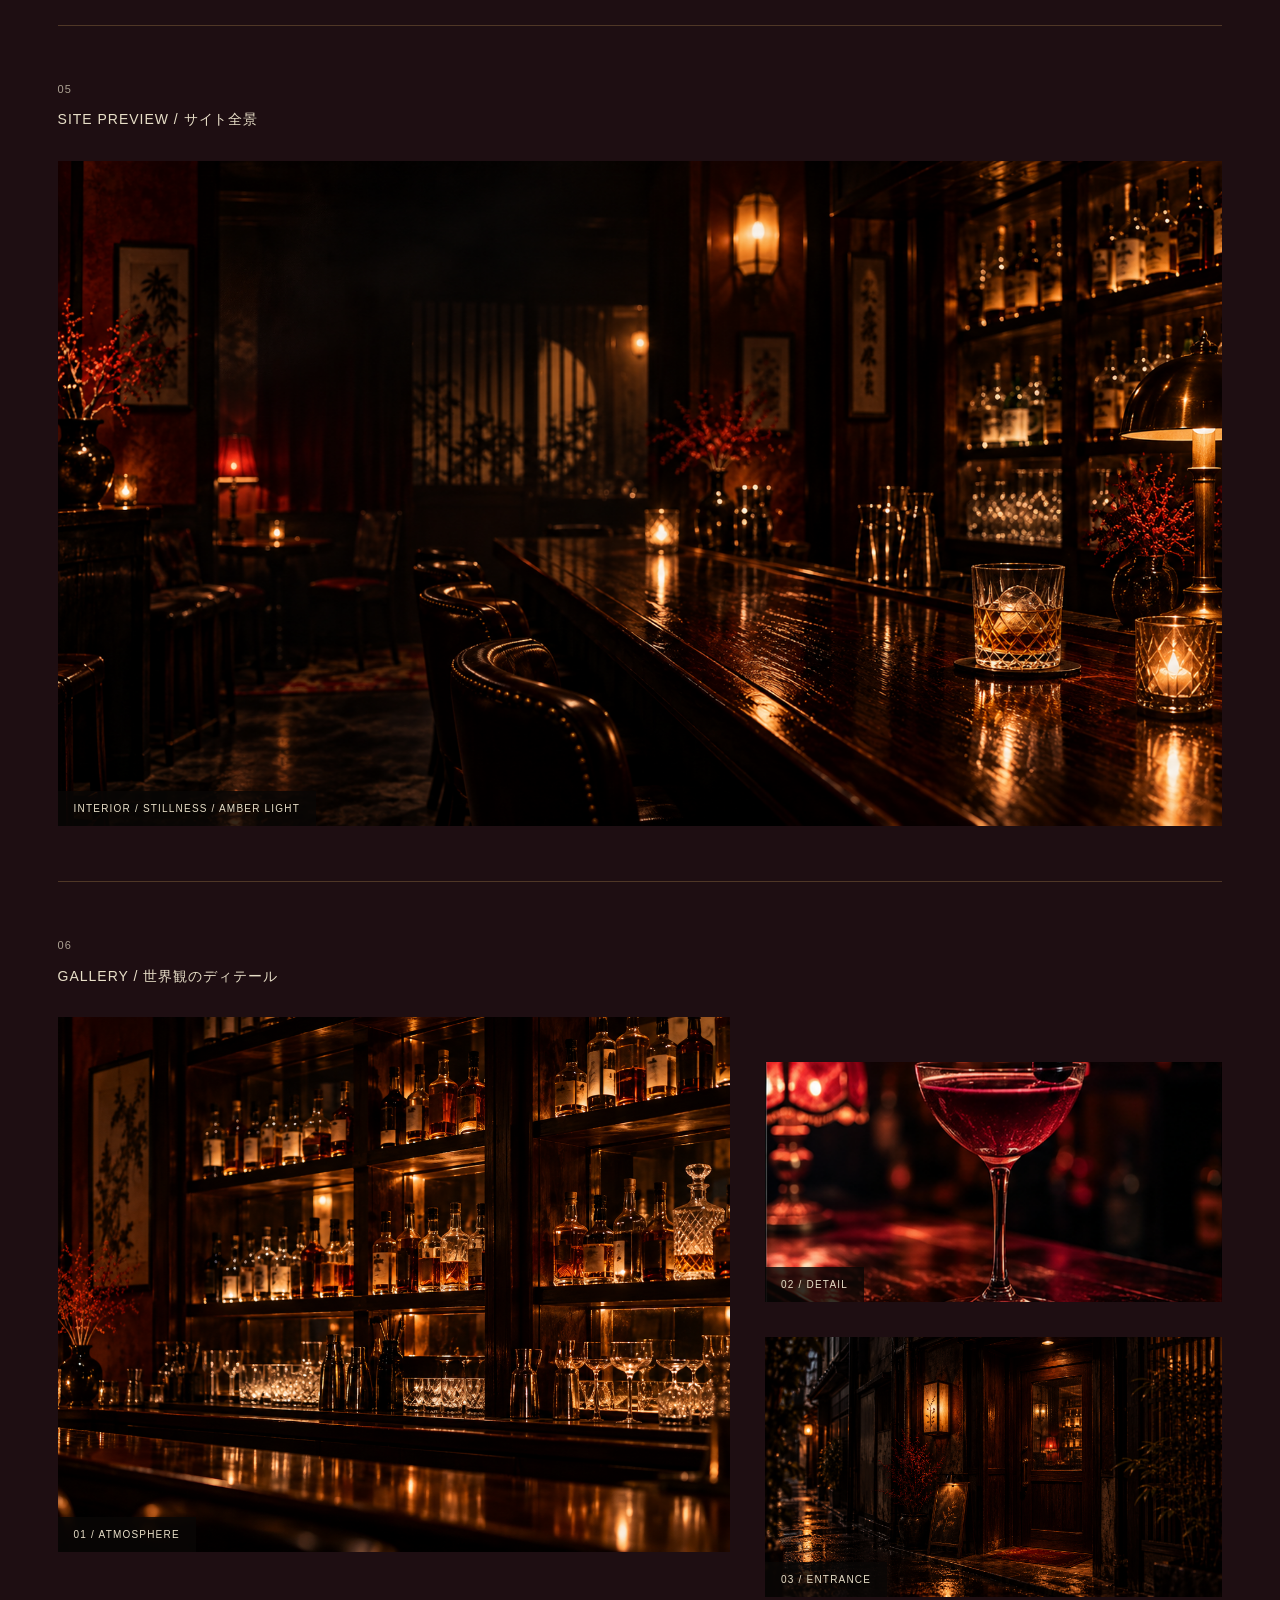
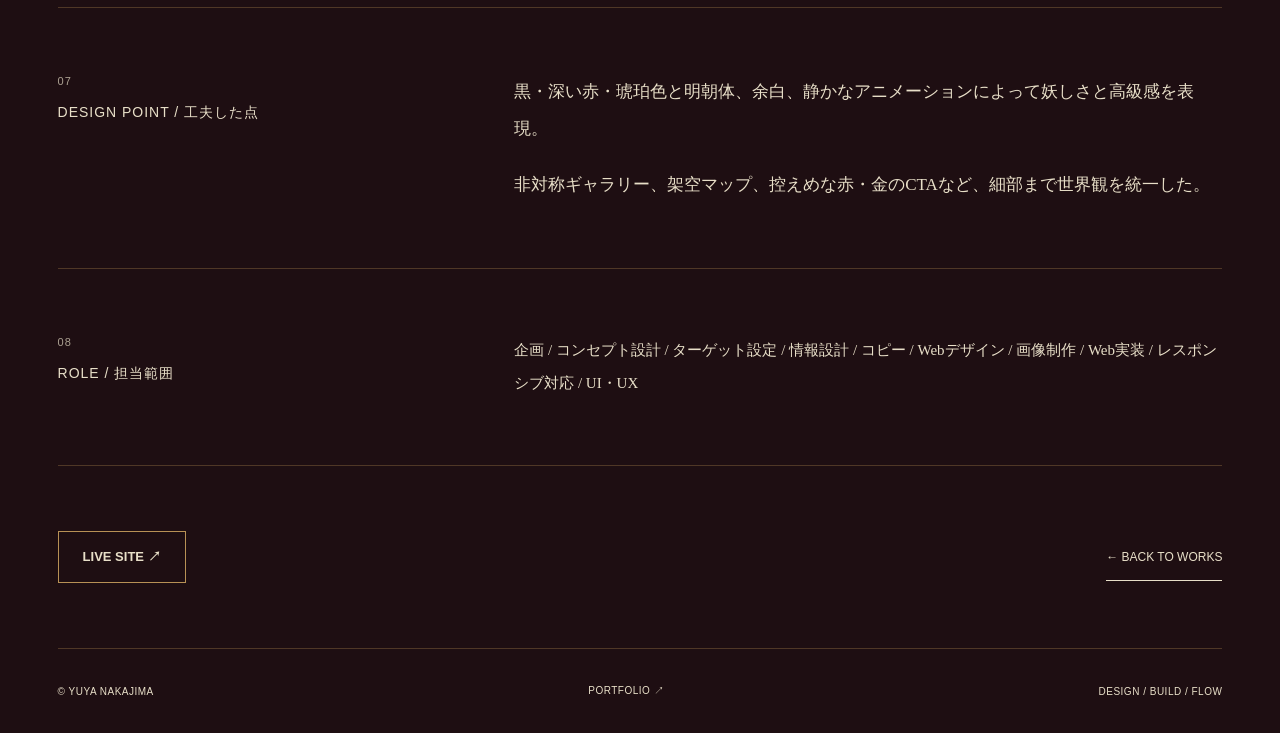
<file: works/yowa.html>
<!doctype html>
<html lang="ja">
<head><meta charset="utf-8"><meta name="viewport" content="width=device-width, initial-scale=1"><meta name="description" content="夜半 YOWAの制作事例。目的・ターゲット・設計の工夫と担当範囲を紹介。"><title>夜半 YOWA — YUYA NAKAJIMA</title><link rel="icon" href="data:,"><link rel="stylesheet" href="../styles.css"></head>
<body class="detail detail-yowa"><a class="skip-link" href="#main">本文へスキップ</a><header class="site-header"><a class="wordmark" href="../index.html">YUYA NAKAJIMA<span class="brand-dot" aria-hidden="true"></span></a><nav aria-label="メインナビゲーション"><a href="../index.html#line">LINE</a><a href="../index.html#web">WEB</a><a href="../index.html#about">ABOUT</a><a href="../index.html#contact">CONTACT ↗</a></nav></header><main id="main"><section class="case-hero"><img class="case-hero-media" src="../images/yowa/01_hero_yowa.png" alt="琥珀色の照明に照らされた夜半のバーカウンター"><div class="case-hero-copy"><div class="eyebrow"><span>02 / WEB DESIGN</span><span>MOOD — DARK — EMOTION</span></div><h1>夜半<small>YOWA</small></h1><p class="case-tagline">空気を、設計する。</p><p class="case-subtitle">架空のバーWebサイト / BAR WEBSITE</p></div></section><div class="case-content"><section class="case-row"><h2><span>01</span>CONCEPT / コンセプト</h2><div><p>来店前から、空気感を体験する。</p><p>ダーク・昭和レトロ・ミステリアス。写真・配色・文字・余白・静かな動きで、夜半という場所の世界観を伝える。</p></div></section><section class="case-row"><h2><span>02</span>PURPOSE / 目的</h2><div><p>店舗の世界観をWeb上で表現し、来店意欲につなげる。店舗情報とともに、その場所で過ごす時間を想像できる体験を目指した。</p></div></section><section class="case-row"><h2><span>03</span>TARGET / ターゲット</h2><div><p>20代後半〜50代。落ち着いたバー、昭和レトロ、静かな高級感、非日常感、ミステリアスな空間を好む人。</p></div></section><section class="case-row"><h2><span>04</span>VISUAL DIRECTION / 表現設計</h2><div><p>黒と深紅に琥珀色の光。明朝体、縦書き、大きな余白、昭和広告を思わせる線で、妖しさと高級感を重ねる。</p><div class="palette"><span style="--swatch:#060606">BLACK</span><span style="--swatch:#721c24">DEEP RED</span><span style="--swatch:#b89155">AMBER</span><span style="--swatch:#e8dfc8">IVORY</span></div></div></section><section class="case-block"><h2><span>05</span>SITE PREVIEW / サイト全景</h2><figure class="case-media case-media-wide"><img src="../images/yowa/02_counter_yowa.png" alt="夜半のカウンターとボトルが見えるサイトビジュアル"><figcaption>INTERIOR / STILLNESS / AMBER LIGHT</figcaption></figure></section><section class="case-block"><h2><span>06</span>GALLERY / 世界観のディテール</h2><div class="gallery-layout yowa-gallery"><figure class="case-media gallery-bottles"><img src="../images/yowa/03_bottles_yowa.png" alt="暗い店内に並ぶ酒瓶"><figcaption>01 / ATMOSPHERE</figcaption></figure><figure class="case-media gallery-cocktail"><img src="../images/yowa/05_cocktail_yowa.png" alt="琥珀色のカクテルのクローズアップ"><figcaption>02 / DETAIL</figcaption></figure><figure class="case-media gallery-entrance"><img src="../images/yowa/07_entrance_yowa.png" alt="夜半の静かな入口"><figcaption>03 / ENTRANCE</figcaption></figure></div></section><section class="case-row"><h2><span>07</span>DESIGN POINT / 工夫した点</h2><div><p>黒・深い赤・琥珀色と明朝体、余白、静かなアニメーションによって妖しさと高級感を表現。</p><p>非対称ギャラリー、架空マップ、控えめな赤・金のCTAなど、細部まで世界観を統一した。</p></div></section><section class="case-row"><h2><span>08</span>ROLE / 担当範囲</h2><div><p class="case-role">企画 / コンセプト設計 / ターゲット設定 / 情報設計 / コピー / Webデザイン / 画像制作 / Web実装 / レスポンシブ対応 / UI・UX</p></div></section></div><div class="case-end"><a class="button " href="https://nakayouwork-ctrl.github.io/yowa-bar-sample/" target="_blank" rel="noopener noreferrer">LIVE SITE ↗<span class="sr-only">（新しいタブ）</span></a><a class="text-link" href="../index.html#web">← BACK TO WORKS</a></div></main><footer><span>© YUYA NAKAJIMA</span><a href="../index.html">PORTFOLIO ↗</a><span>DESIGN / BUILD / FLOW</span></footer></body></html>
</file>
<file: styles.css>
@charset "UTF-8";
:root{--paper:#f1f0e9;--ink:#161715;--lime:#c8ff38;--green:#143d32;--navy:#10273e;--cyan:#16b9da;--ivory:#e8dfc8;--red:#721c24;--amber:#b89155;--pad:clamp(22px,4.5vw,80px);--sans:Arial,"Helvetica Neue","Yu Gothic",Meiryo,sans-serif;--mincho:"Yu Mincho","Hiragino Mincho ProN",Georgia,serif}
*{box-sizing:border-box}html{scroll-behavior:smooth;scroll-padding-top:100px}body{margin:0;background:var(--paper);color:var(--ink);font-family:var(--sans);-webkit-font-smoothing:antialiased}a{color:inherit;text-decoration:none}button{font:inherit}p{line-height:1.9;margin:0 0 1em}h1,h2,h3{margin:0;line-height:1}ul,ol{margin:0;padding:0}::selection{color:var(--ink);background:var(--lime)}:focus-visible{outline:3px solid currentColor;outline-offset:6px}a{touch-action:manipulation}a:hover .entry-arrow{transform:translate(4px,-4px)}.sr-only{position:absolute;width:1px;height:1px;padding:0;margin:-1px;overflow:hidden;clip:rect(0,0,0,0);white-space:nowrap;border:0}.skip-link{position:fixed;left:16px;top:-100px;padding:14px;background:var(--lime);color:var(--ink);z-index:100}.skip-link:focus{top:10px}.eyebrow,.section-label{font-size:12px;font-weight:600;letter-spacing:.1em;line-height:1.6}.site-header{position:relative;z-index:10;display:flex;justify-content:space-between;align-items:center;margin:0 var(--pad);min-height:86px;border-bottom:1px solid #b7b8af;gap:20px}.wordmark{font-size:14px;font-weight:800;letter-spacing:-.03em;display:flex;align-items:center;min-height:44px;gap:10px}.brand-dot{width:7px;height:7px;background:var(--ink);border-radius:50%}.site-header nav{display:flex;gap:28px;align-items:center}.site-header nav a{display:flex;align-items:center;min-height:44px;font-size:12px;font-weight:700;gap:10px}.site-header nav a:hover,.site-header nav a[aria-current]{text-decoration:underline;text-underline-offset:6px}.hero{padding:28px var(--pad) 0}.hero-meta{display:flex;justify-content:space-between}.hero h1{font-weight:900;letter-spacing:-.083em;line-height:.79;margin:40px 0 44px}.hero h1>span:first-child{display:block;font-size:clamp(112px,18.8vw,300px)}.hero h1>span:last-child{display:block;font-size:clamp(64px,15.2vw,250px)}.name-period{font-size:.65em}.hero-bottom{display:grid;grid-template-columns:1fr 1.25fr;gap:8vw;align-items:end;margin-bottom:42px}.hero-statement{display:grid;grid-template-columns:68px 1fr;column-gap:20px;align-items:center}.asterisk{font-family:Arial,sans-serif;font-size:78px;line-height:1}.hero-statement p{font-size:16px;font-weight:600;margin:0}.hero-statement>.eyebrow{grid-column:2;margin-top:20px;font-size:11px}.entry{border-top:1px solid #999d94;display:flex;gap:20px;align-items:center;padding:15px 8px;transition:background .3s,color .3s}.entry:last-child{border-bottom:1px solid #999d94}.entry>span:nth-child(2){font-weight:800;font-size:clamp(22px,3.2vw,50px);letter-spacing:-.06em}.entry-number{font-size:12px;align-self:start;padding-top:8px}.entry-arrow{margin-left:auto;font-size:42px;transition:transform .3s}.entry-line:hover,.entry-line:focus-visible{background:var(--lime)}.entry-web:hover,.entry-web:focus-visible{color:var(--paper);background:linear-gradient(110deg,#691b27,#102c4c)}.hero-foot{display:flex;justify-content:space-between;border-top:1px solid #b7b8af;padding:18px 0}.section-label{display:flex;align-items:center;justify-content:space-between;gap:20px;padding-bottom:24px;border-bottom:1px solid #ffffff35}.line-section{background:#101b16;color:var(--paper);padding:36px var(--pad) 70px;overflow:hidden}.line-heading{display:flex;align-items:end;justify-content:space-between;margin:52px 0 42px}.line-heading h2{font-size:clamp(62px,8.8vw,150px);letter-spacing:-.075em;line-height:.87;font-weight:900}.line-heading em{font-style:normal;color:var(--lime)}.line-heading>p{font-size:clamp(19px,2.2vw,34px);font-weight:600;margin:0 0 7px}.line-project{display:grid;grid-template-columns:1fr 1fr;gap:5vw;align-items:center;padding-bottom:55px}.lime{color:var(--lime)}.muscle-copy h3{font-size:clamp(58px,6.8vw,110px);letter-spacing:-.065em;margin:18px 0 22px;font-weight:900}.muscle-copy h3>span{font-weight:400;margin-left:20px}.project-lead{font-size:20px;line-height:1.7}.project-facts{margin:24px 0}.project-facts>div{display:grid;grid-template-columns:90px 1fr;gap:12px;border-top:1px solid #ffffff25;padding:14px 0}.project-facts dt{font-size:13px;color:#b6c5b7}.project-facts dd{margin:0;font-size:14px;line-height:1.9}.role-line{font-size:12px;letter-spacing:.04em;color:#b6c5b7}.actions{display:flex;align-items:center;flex-wrap:wrap;gap:20px;margin-top:30px}.button{display:inline-flex;min-height:52px;padding:16px 24px;align-items:center;justify-content:space-between;gap:35px;font-size:13px;font-weight:700;border:1px solid currentColor;transition:background .25s,color .25s}.button-lime{background:var(--lime);color:var(--ink);border-color:var(--lime)}.button-lime:hover{background:var(--paper);border-color:var(--paper)}.text-link{display:inline-flex;align-items:center;gap:20px;min-height:48px;font-size:14px;border-bottom:1px solid currentColor}.flow-stage{position:relative;min-height:620px;display:grid;place-items:center;isolation:isolate}.orbit{position:absolute;width:100%;aspect-ratio:1;border:1px solid #749a6760;border-radius:50%;z-index:-1}.orbit-two{width:75%;border-style:dashed}.flow-stage:before{content:"";position:absolute;inset:15% -5%;background:linear-gradient(90deg,transparent 49.8%,#749a6750 50%,transparent 50.2%),linear-gradient(transparent 49.8%,#749a6750 50%,transparent 50.2%);z-index:-1}.phone-placeholder{width:260px;height:480px;border:1px solid #819781;border-radius:38px;background:#152d22;padding:48px 25px 26px;transform:rotate(8deg);box-shadow:18px 22px 0 #060d0940;position:relative;display:flex;align-items:center;flex-direction:column;text-align:center}.phone-notch{position:absolute;top:16px;width:64px;height:6px;background:#07170f;border-radius:8px}.phone-placeholder>.eyebrow{font-size:10px;color:#bed0b8}.phone-placeholder strong{font-size:90px;color:var(--lime);letter-spacing:-.08em;margin:36px 0 5px;line-height:1}.phone-placeholder strong span{font-size:35px;vertical-align:top;letter-spacing:-.2em}.phone-rule{height:1px;background:#779a65;width:100%;margin:22px 0}.phone-placeholder p{font-size:15px;letter-spacing:.08em;font-weight:700}.placeholder-note{font-size:13px;line-height:1.8;color:#c4d1bf}.phone-bottom{margin-top:auto}.stage-tag{position:absolute;border:1px solid #719464;background:#102018;font-size:13px;padding:12px 20px;letter-spacing:.06em;z-index:1}.tag-message{left:0;top:100px;transform:rotate(-8deg)}.tag-reserve{right:0;bottom:115px;background:var(--lime);color:var(--ink);border-color:var(--lime);transform:rotate(-8deg)}.stage-caption{position:absolute;bottom:0;color:#b6c5b7}.flow-header{border-top:1px solid #ffffff35;display:flex;justify-content:space-between;padding-top:25px;gap:20px;margin-bottom:24px}.flow-header>span:last-child{font-size:14px}.user-flow{display:grid;grid-template-columns:repeat(7,1fr);list-style:none;gap:22px}.user-flow li{position:relative;font-size:13px;border-top:1px solid #6d8d5b;padding-top:12px}.user-flow li>span{display:block;color:var(--lime);font-size:11px;margin-bottom:12px}.user-flow li:not(:last-child):after{content:"→";position:absolute;right:-18px;top:38px;color:var(--lime)}.user-flow li:last-child{color:var(--lime)}.web-heading{display:flex;justify-content:space-between;align-items:end;gap:30px;padding:65px var(--pad) 45px}.web-heading h2{font-size:clamp(38px,5.5vw,90px);letter-spacing:-.06em;margin-top:22px;line-height:.97}.web-heading h2 span{color:#74776e}.web-heading>p{font-size:clamp(18px,2vw,28px);font-weight:600;margin:0;line-height:1.65}.worlds{display:flex;min-height:770px}.world{flex:1 1 50%;min-width:0;padding:32px clamp(24px,3.5vw,65px);display:flex;flex-direction:column;overflow:hidden;position:relative;transition:flex-basis .65s cubic-bezier(.2,.7,.2,1),background-color .65s}.world-meta{display:flex;justify-content:space-between;gap:16px;font-size:10px;border-bottom:1px solid currentColor;padding-bottom:18px;opacity:.85}.world-yowa{background:#200e12;color:var(--ivory);background-image:radial-gradient(ellipse at 50% 50%,#76232a70,transparent 68%)}.world-yowa:before{content:"";position:absolute;inset:0;pointer-events:none;opacity:.1;background-image:url("data:image/svg+xml,%3Csvg viewBox='0 0 140 140' xmlns='http://www.w3.org/2000/svg'%3E%3Cfilter id='n'%3E%3CfeTurbulence type='fractalNoise' baseFrequency='.7' numOctaves='3' stitchTiles='stitch'/%3E%3C/filter%3E%3Cpath fill='%23fff' filter='url(%23n)' opacity='.5' d='M0 0h140v140H0z'/%3E%3C/svg%3E")}.yowa-art{height:470px;position:relative;display:flex;align-items:center;justify-content:center;font-family:var(--mincho)}.yowa-frame{position:absolute;inset:40px 18%;border:1px solid #b891554f;border-radius:50% 50% 0 0}.yowa-art h3{font-size:clamp(88px,10vw,155px);font-weight:400;letter-spacing:.08em;z-index:1}.yowa-art h3>span{display:block;text-align:center;font-family:Georgia,serif;font-size:14px;letter-spacing:.7em;margin-top:24px}.vertical-copy{writing-mode:vertical-rl;position:absolute;right:0;top:60px;letter-spacing:.28em;font-size:17px}.yowa-seal{position:absolute;bottom:60px;left:4%;border:1px solid var(--amber);color:var(--amber);padding:8px;font-size:16px;line-height:1.4}.world-description{margin-top:auto}.world-role{font-size:12px;line-height:1.8;opacity:.85;min-height:44px}.world-actions{display:flex;border-top:1px solid currentColor;gap:25px;margin-top:18px}.world-actions a{min-height:60px;display:flex;justify-content:space-between;align-items:center;gap:18px;font-size:12px;font-weight:600;flex:1;z-index:1}.world-actions a:hover{text-decoration:underline;text-underline-offset:5px}.world-nexoria{background-color:#e9f3f8;color:var(--navy);background-image:linear-gradient(#16354a0b 1px,transparent 1px),linear-gradient(90deg,#16354a0b 1px,transparent 1px);background-size:48px 48px}.nexoria-art{height:470px;display:flex;flex-direction:column;justify-content:center;position:relative}.nexoria-art h3{font-size:clamp(36px,4.9vw,86px);letter-spacing:-.07em;position:relative;margin-top:80px}.nexoria-mark{color:#078baa;display:inline-block;margin-left:4px}.nexoria-art>p{font-size:21px;font-weight:600;margin-top:25px}.nexoria-caption{position:absolute;bottom:45px;font-size:10px}.node-system{position:absolute;top:40px;right:12%;width:65%;height:160px}.node{position:absolute;width:12px;height:12px;background:#1a9cb6;border:3px solid #e9f3f8;outline:1px solid #1a9cb6;z-index:1}.n1{left:0;top:20px}.n2{left:50%;top:20px}.n3{left:50%;top:120px}.n4{right:0;top:120px}.n5{right:0;top:20px}.node-line{height:1px;position:absolute;background:#1a9cb6;transform-origin:left center}.l1{left:6px;top:26px;width:100%}.l2{left:calc(50% + 6px);top:26px;width:100px;transform:rotate(90deg)}.l3{left:calc(50% + 6px);top:126px;width:50%}.node-number{position:absolute;left:0;top:80px;font-size:14px;letter-spacing:.08em;color:#477388}.about-section{padding:35px var(--pad) 75px}.about-section>.section-label{border-color:#b7b8af}.about-intro{display:grid;grid-template-columns:1.2fr 1fr;gap:10vw;margin:60px 0}.about-intro h2{font-size:clamp(55px,8vw,130px);letter-spacing:-.065em;line-height:.95}.about-intro h2 span{color:#7b7e73}.about-copy{padding-top:8px;max-width:430px}.about-lead{font-size:clamp(25px,3vw,40px);font-weight:600;line-height:1.5;margin:24px 0}.about-copy>p:not(.about-lead):not(.eyebrow){font-size:15px}.about-process{font-size:10px;margin-top:30px}.skills{display:grid;grid-template-columns:1fr 1fr;gap:7vw}.skills h3{font-size:50px;letter-spacing:-.06em;display:flex;align-items:center;justify-content:space-between;padding:20px 0;border-top:1px solid #9d9f96;gap:15px}.skills h3 span{font-size:10px;letter-spacing:.04em;font-weight:500}.skills ul{display:flex;flex-wrap:wrap;gap:8px 18px;list-style:none}.skills li{font-size:14px;line-height:1.8}.contact-section{background:#151614;color:var(--paper);padding:35px var(--pad) 0}.color-dots{display:flex;gap:8px}.color-dots i{width:14px;height:14px;border-radius:50%;background:var(--lime)}.color-dots i:nth-child(2){background:#9f3844}.color-dots i:nth-child(3){background:var(--cyan)}.contact-section h2{font-size:clamp(45px,10.5vw,175px);letter-spacing:-.065em;line-height:.9;margin:60px 0 50px}.contact-period{color:var(--lime)}.contact-bottom{display:flex;justify-content:space-between;gap:25px;padding-bottom:60px;align-items:start}.contact-bottom>p{font-size:19px}.contact-pending{border-bottom:1px solid #73776c;padding:0 0 20px;min-width:32%}.contact-pending>span{font-size:18px}.contact-pending p{font-size:13px;color:#b4b7ad;margin:12px 0 0}footer{border-top:1px solid #ffffff35;padding:20px 0;display:flex;align-items:center;justify-content:space-between;gap:20px;font-size:10px;letter-spacing:.05em}footer a{min-height:44px;display:inline-flex;align-items:center}
.phone-logo{width:148px;aspect-ratio:1;border-radius:50%;background:var(--paper);display:grid;place-items:center;margin:25px 0 2px;padding:13px;box-shadow:0 0 0 7px #c8ff3826}.phone-logo img{display:block;width:100%;height:100%;object-fit:contain}.phone-placeholder>.phone-logo+.phone-rule{margin-top:18px}
/* Case studies share spacing, while each project retains its own visual language. */
.detail{--detail-line:#ffffff30}.detail .site-header{border-color:var(--detail-line)}.detail .brand-dot{background:currentColor}.detail-line{background:#101b16;color:var(--paper)}.detail-yowa{background:#1e0e12;color:var(--ivory);--detail-line:#b8915550}.detail-nexoria{background:#f4f9fc;color:var(--navy);--detail-line:#17374e30}.case-hero{padding:38px var(--pad) 70px;position:relative;overflow:hidden;border-bottom:1px solid var(--detail-line)}.case-hero .eyebrow{display:flex;justify-content:space-between;gap:20px}.case-hero h1{font-size:clamp(58px,12.3vw,195px);letter-spacing:-.075em;margin:65px 0 30px;font-weight:900}.case-hero .case-tagline{font-size:clamp(21px,3vw,40px);font-weight:600;line-height:1.6}.case-hero .case-subtitle{font-size:14px}.case-content{padding:0 var(--pad)}.case-row{display:grid;grid-template-columns:1fr 2fr;gap:8vw;padding:55px 0;border-bottom:1px solid var(--detail-line)}.case-row>h2,.case-block>h2{font-size:14px;letter-spacing:.07em;line-height:1.6;font-weight:500;overflow-wrap:anywhere}.case-row>h2>span,.case-block>h2>span{display:block;font-size:11px;opacity:.7;margin-bottom:10px}.case-row p{font-size:17px;max-width:780px;margin-bottom:0}.case-row p+p{margin-top:18px}.case-block{padding:55px 0;border-bottom:1px solid var(--detail-line)}.case-block>h2{margin-bottom:30px}.case-block .user-flow{margin-top:32px}.screen-stories{display:grid;grid-template-columns:1fr 1fr;gap:50px}.screen-story{display:grid;grid-template-columns:140px 1fr;gap:25px;align-items:center;min-width:0}.screen-story:last-child{grid-column:1/-1;max-width:650px}.screen-story h3{font-size:18px;line-height:1.4;overflow-wrap:anywhere;margin-bottom:16px}.screen-story p{font-size:14px;margin:0}.screen-story .eyebrow{color:var(--lime);margin-bottom:12px}.media-placeholder{border:1px solid var(--detail-line);min-height:300px;display:flex;flex-direction:column;justify-content:center;align-items:center;gap:20px;text-align:center;padding:28px;background:linear-gradient(135deg,transparent 49.9%,var(--detail-line) 50%,transparent 50.1%);position:relative}.media-placeholder>span{font-size:12px;letter-spacing:.07em;line-height:1.7}.media-placeholder>strong{font-weight:400;font-size:clamp(26px,4vw,64px);letter-spacing:-.04em}.media-placeholder.phone{min-height:270px;border-radius:20px;padding:15px;background-color:#153025}.media-placeholder.phone>strong{color:var(--lime);font-size:40px}.media-placeholder.phone>span{font-size:11px}.case-role{font-size:15px!important;line-height:2.3}.case-end{padding:65px var(--pad);display:flex;align-items:center;justify-content:space-between;gap:30px}.case-end>.text-link{font-size:12px}.detail footer{margin:0 var(--pad);border-color:var(--detail-line)}.detail-yowa .case-hero{min-height:600px;background:radial-gradient(ellipse at 65% 55%,#70232a80,transparent 55%)}.detail-yowa .case-hero h1{font-family:var(--mincho);font-weight:400;letter-spacing:.14em;line-height:1.1}.detail-yowa .case-hero h1 small{font-family:Georgia,serif;font-size:20px;letter-spacing:.5em;margin-left:30px}.detail-yowa .case-tagline{font-family:var(--mincho);font-weight:400;letter-spacing:.18em}.detail-yowa .case-row p{font-family:var(--mincho);line-height:2.2}.detail-yowa .case-row{padding:65px 0}.detail-yowa .button{color:var(--ivory);border-color:var(--amber)}.detail-yowa .button:hover{background:var(--red)}.palette{display:flex;gap:12px;flex-wrap:wrap;margin-top:28px}.palette span{border-bottom:7px solid var(--swatch);padding:0 15px 12px 0;font-size:12px}.gallery-layout{display:grid;grid-template-columns:1.3fr 1fr;gap:35px;align-items:start}.gallery-layout>.media-placeholder:last-child{margin-top:80px;min-height:360px}.detail-nexoria .case-hero{background-image:linear-gradient(#16354a0b 1px,transparent 1px),linear-gradient(90deg,#16354a0b 1px,transparent 1px);background-size:60px 60px}.detail-nexoria .case-hero h1:after{content:"↗";color:#078baa;margin-left:12px;font-weight:400}.detail-nexoria .case-hero h1{font-size:clamp(45px,10.8vw,180px)}.detail-nexoria .case-row>h2>span,.detail-nexoria .case-block>h2>span{color:#097d9b;font-size:20px;opacity:1}.detail-nexoria .button{background:var(--navy);color:#fff}.detail-nexoria .button:hover{background:#0d6178}.architecture{display:flex;flex-wrap:wrap;align-items:center;gap:14px;margin-top:28px}.architecture>span{border:1px solid var(--detail-line);padding:14px;font-size:14px}.architecture>i{font-style:normal;color:#087c95}.media-pair{display:grid;grid-template-columns:1.4fr 1fr;gap:30px}.media-pair h3{font-size:14px;margin-bottom:20px}.media-pair .media-placeholder{min-height:330px}.responsive-frames{display:flex;align-items:end;gap:25px;margin-top:25px}.responsive-frames span{border:1px solid var(--detail-line);font-size:12px;display:flex;align-items:center;justify-content:center;height:110px;flex:2}.responsive-frames span:last-child{height:150px;flex:1}.detail-nexoria .case-block>p{max-width:780px}
.muscle-hero-main{display:grid;grid-template-columns:minmax(0,1fr) clamp(230px,25vw,370px);gap:clamp(35px,7vw,110px);align-items:center}.muscle-hero-main .case-tagline{margin-bottom:12px}.muscle-hero-logo{aspect-ratio:1;background:var(--paper);border-radius:24px;padding:clamp(20px,3vw,42px);display:grid;place-items:center;transform:rotate(3deg);box-shadow:18px 18px 0 var(--lime)}.muscle-hero-logo img{display:block;width:100%;height:100%;object-fit:contain}
@media(hover:hover) and (min-width:701px){.worlds:has(.world-yowa:hover) .world-yowa{flex-basis:60%;background-color:#16080d}.worlds:has(.world-yowa:hover) .world-nexoria{flex-basis:40%}.worlds:has(.world-nexoria:hover) .world-nexoria{flex-basis:60%;background-color:#fff}.worlds:has(.world-nexoria:hover) .world-yowa{flex-basis:40%}}
@media(min-width:701px){.worlds:has(.world-yowa:focus-within) .world-yowa{flex-basis:60%}.worlds:has(.world-yowa:focus-within) .world-nexoria{flex-basis:40%}.worlds:has(.world-nexoria:focus-within) .world-nexoria{flex-basis:60%}.worlds:has(.world-nexoria:focus-within) .world-yowa{flex-basis:40%}}
@media(max-width:1000px){.site-header nav{gap:20px}.hero-bottom{gap:4vw}.hero-statement{grid-template-columns:45px 1fr;column-gap:16px}.asterisk{font-size:58px}.flow-stage{min-height:560px}.phone-placeholder{width:220px;height:420px;padding:42px 20px 22px}.phone-placeholder strong{font-size:75px;margin-top:30px}.tag-message{top:80px;padding:10px;font-size:10px}.tag-reserve{bottom:85px;padding:10px;font-size:11px}.line-project{gap:4vw}.project-facts>div{grid-template-columns:75px 1fr}.user-flow{gap:18px}.user-flow li{font-size:11px}.user-flow li:not(:last-child):after{right:-15px}.world{padding:28px 24px}.world-meta{font-size:9px}.world-actions{gap:15px}.world-actions a{font-size:10px;gap:8px}.world-role{font-size:11px}.about-intro{gap:6vw}.screen-stories{gap:35px}.screen-story{grid-template-columns:110px 1fr;gap:20px}.screen-story h3{font-size:16px}.media-placeholder.phone{min-height:240px;padding:10px}}
@media(max-width:700px){html{scroll-padding-top:24px}.site-header{min-height:100px;flex-direction:column;align-items:stretch;justify-content:center;gap:0;padding-top:8px}.wordmark{font-size:13px;min-height:38px}.site-header nav{justify-content:space-between;gap:10px}.site-header nav a{font-size:11px;min-height:44px}.hero{padding-top:22px}.hero-meta{font-size:9px;letter-spacing:.04em}.hero h1{margin:45px 0 35px;line-height:.83}.hero h1>span:first-child{font-size:26vw}.hero h1>span:last-child{font-size:14.5vw}.hero-bottom{grid-template-columns:1fr;gap:32px;margin-bottom:35px}.hero-statement{grid-template-columns:50px 1fr}.hero-statement p{font-size:15px}.hero-statement>.eyebrow{font-size:10px;margin-top:10px}.entry{padding:13px 5px;gap:18px}.entry>span:nth-child(2){font-size:clamp(25px,7vw,42px)}.entry-arrow{font-size:34px}.hero-foot{font-size:8px;letter-spacing:0;gap:10px}.section-label{font-size:9px;letter-spacing:.04em;gap:15px}.section-label>span:last-child{text-align:right}.line-section{padding-top:28px;padding-bottom:45px}.line-heading{display:block;margin:40px 0}.line-heading h2{font-size:clamp(58px,13vw,100px)}.line-heading>p{margin-top:24px;font-size:22px}.line-project{display:flex;flex-direction:column;gap:15px;padding-bottom:35px}.muscle-copy{width:100%}.muscle-copy h3{font-size:clamp(65px,15vw,100px)}.project-lead{font-size:18px}.project-facts>div{grid-template-columns:75px 1fr}.project-facts dd{font-size:14px}.actions{gap:14px}.flow-stage{width:100%;min-height:510px;order:-1;margin-bottom:30px}.phone-placeholder{width:220px;height:410px}.tag-message{top:75px}.tag-reserve{bottom:75px}.flow-header>span:last-child{font-size:12px}.user-flow{grid-template-columns:1fr;gap:0}.user-flow li{display:flex;align-items:center;gap:25px;font-size:15px;padding:15px 0;border-top:1px solid #ffffff25}.user-flow li>span{font-size:12px;margin:0;min-width:25px}.user-flow li:not(:last-child):after{content:"↓";top:auto;bottom:-10px;right:14px;z-index:1;background:#101b16;padding:0 5px}.web-heading{display:block;padding-top:45px;padding-bottom:35px}.web-heading h2{font-size:clamp(33px,8.3vw,58px);margin:20px 0 25px}.web-heading>p{font-size:19px}.worlds{flex-direction:column}.world{padding:28px var(--pad);min-height:670px;flex:auto}.world-meta{font-size:9px}.yowa-art,.nexoria-art{height:410px}.yowa-art h3{font-size:110px}.yowa-frame{inset:30px 15%}.nexoria-art h3{font-size:clamp(36px,9.5vw,62px)}.nexoria-art>p{font-size:22px}.world-role{font-size:12px}.world-actions a{font-size:11px;min-height:60px;gap:12px}.world-actions{gap:25px}.about-section{padding-top:28px;padding-bottom:45px}.about-intro{grid-template-columns:1fr;gap:35px;margin:40px 0}.about-intro h2{font-size:clamp(64px,15vw,106px)}.about-copy{max-width:none}.about-lead{font-size:29px}.skills{grid-template-columns:1fr;gap:35px}.skills h3{font-size:44px}.skills li{font-size:13px}.contact-section{padding-top:28px}.contact-section h2{font-size:clamp(40px,10.1vw,75px);margin:45px 0 30px}.contact-bottom{display:block;padding-bottom:40px}.contact-bottom>p{font-size:17px}.contact-pending{margin-top:30px}.contact-pending>span{font-size:16px}footer{flex-wrap:wrap;font-size:9px;gap:5px 20px;justify-content:space-between}footer>span:last-child{width:100%}.case-hero{padding-top:28px;padding-bottom:45px}.case-hero .eyebrow{font-size:9px}.case-hero h1{font-size:clamp(48px,12vw,85px);margin:45px 0 25px}.case-hero .case-tagline{font-size:22px}.case-row{grid-template-columns:1fr;gap:22px;padding:35px 0}.case-row>h2>span{display:inline;margin-right:15px}.case-row p{font-size:16px}.case-block{padding:35px 0}.screen-stories{grid-template-columns:1fr;gap:40px}.screen-story{grid-template-columns:110px 1fr;gap:18px}.screen-story:last-child{grid-column:auto}.screen-story h3{font-size:15px}.screen-story p{font-size:13px}.case-end{padding-top:40px;padding-bottom:40px;align-items:start;flex-direction:column;gap:20px}.detail-yowa .case-hero{min-height:460px}.detail-yowa .case-hero h1{font-size:80px}.detail-yowa .case-hero h1 small{display:block;font-size:15px;margin:25px 0}.detail-yowa .case-row{padding:40px 0}.gallery-layout,.media-pair{grid-template-columns:1fr;gap:25px}.gallery-layout>.media-placeholder:last-child{margin-top:0;min-height:260px}.media-placeholder{min-height:230px}.detail-nexoria .case-hero h1{font-size:10.4vw}.detail-nexoria .case-row>h2>span{font-size:15px}.media-pair .media-placeholder{min-height:250px}}
@media(max-width:700px){.architecture{flex-direction:column;align-items:stretch;gap:10px}.architecture>i{transform:rotate(90deg);align-self:center}.case-row .media-placeholder{margin-top:25px}.phone-logo{width:140px;margin-top:25px}.muscle-hero-main{grid-template-columns:1fr;gap:38px}.muscle-hero-logo{width:min(72vw,260px);justify-self:end;border-radius:18px;box-shadow:10px 10px 0 var(--lime);padding:22px}.muscle-hero-main h1{margin-bottom:26px}}
@media(max-width:360px){.muscle-copy h3{font-size:56px}.yowa-art h3{font-size:94px}.vertical-copy{font-size:15px}.stage-caption{font-size:10px}.screen-story{grid-template-columns:100px 1fr;gap:15px}}
@media(prefers-reduced-motion:reduce){html{scroll-behavior:auto}*,*:before,*:after{animation:none!important;transition:none!important}}

/* Existing project media: image-led YOWA and structured NEXORIA. */
.world-image{position:absolute;display:block;object-fit:cover}
.yowa-art>.world-image{inset:42px 15% 38px;width:70%;height:calc(100% - 80px);opacity:.5;filter:saturate(.85) contrast(1.08);object-position:center}
.yowa-art:after{content:"";position:absolute;inset:42px 15% 38px;background:linear-gradient(90deg,#16080dcc,transparent 44%,#16080d33);pointer-events:none}
.yowa-art>*:not(.world-image){z-index:1}
.nexoria-art>.world-image{right:-24px;bottom:28px;width:48%;height:42%;object-position:center 45%;filter:saturate(.78);clip-path:polygon(12% 0,100% 0,100% 100%,0 100%,0 18%);opacity:.82}
.nexoria-art h3,.nexoria-art>p,.nexoria-caption,.node-system{z-index:1}

.detail-yowa .case-hero{min-height:600px;background:#16080d;display:grid;align-items:stretch;padding:0}
.case-hero-media{position:absolute;inset:0;width:100%;height:100%;object-fit:cover;object-position:center 52%;display:block}
.detail-yowa .case-hero:after{content:"";position:absolute;inset:0;background:linear-gradient(90deg,#16080de6 0%,#16080d87 38%,#16080d1a 72%),linear-gradient(0deg,#16080da8 0%,transparent 38%);pointer-events:none}
.case-hero-copy{position:relative;z-index:1;padding:38px var(--pad) 70px;display:flex;flex-direction:column;justify-content:center}
.case-media{margin:0;min-width:0;position:relative;overflow:hidden}
.case-media img{display:block;width:100%;height:100%;object-fit:cover}
.case-media figcaption{position:absolute;left:0;bottom:0;background:rgba(9,7,6,.82);color:var(--ivory);padding:12px 16px;font-size:10px;letter-spacing:.12em}
.case-media-wide{height:clamp(320px,52vw,720px)}
.case-media-wide img{object-position:center 52%}
.yowa-gallery{display:grid;grid-template-columns:1.25fr .85fr;grid-template-rows:240px 260px;gap:35px;align-items:start}
.yowa-gallery .gallery-bottles{grid-row:1/3;height:100%}
.yowa-gallery .gallery-cocktail,.yowa-gallery .gallery-entrance{height:100%;margin-top:45px}
.gallery-bottles img{object-position:center}.gallery-cocktail img{object-position:center 58%}.gallery-entrance img{object-position:center 48%}

.nexoria-video,.nexoria-team{height:clamp(290px,33vw,480px);background-color:#d9edf5;position:relative;overflow:hidden}
.nexoria-video{background-image:linear-gradient(#16354a12 1px,transparent 1px),linear-gradient(90deg,#16354a12 1px,transparent 1px);background-size:32px 32px}
.nexoria-video video{display:block;width:100%;height:100%;object-fit:cover;object-position:center 28%}
.nexoria-video>span{position:absolute;left:16px;bottom:14px;background:#f4f9fce8;padding:10px 12px;font-size:10px;letter-spacing:.1em}
.nexoria-team img{object-position:center 42%}
.nexoria-team figcaption{background:rgba(16,39,62,.88);color:#fff}
.service-diagram{list-style:none;display:grid;grid-template-columns:repeat(3,1fr);gap:1px;background:#aacbd8;margin-top:30px;border:1px solid #aacbd8}
.service-diagram li{position:relative;background:#f4f9fc;padding:26px 22px;min-height:175px;display:flex;flex-direction:column}
.service-diagram li:not(:last-child):after{content:"→";position:absolute;right:-16px;top:50%;transform:translateY(-50%);z-index:1;width:31px;height:31px;border-radius:50%;background:var(--cyan);color:#fff;display:grid;place-items:center}
.service-diagram span{color:#078baa;font-size:12px;letter-spacing:.12em}.service-diagram strong{font-size:20px;margin:26px 0 12px}.service-diagram small{font-size:12px;line-height:1.7;color:#496879}
.case-result{display:grid;grid-template-columns:1fr auto 1fr;gap:24px;align-items:center;margin-top:30px;padding:26px;border:1px solid #aacbd8;background:linear-gradient(100deg,#fff 0 48%,#dff3f8 48%)}
.case-result>div{display:flex;flex-direction:column;gap:16px}.case-result>div:last-child{padding-left:18px}.case-result span{font-size:11px;letter-spacing:.14em;color:#4e7182}.case-result strong{font-size:clamp(20px,2.2vw,30px)}.case-result p{font-size:14px!important;margin:0!important}.case-result b{font-size:clamp(30px,4vw,58px);color:#078baa;line-height:1}.case-result>i{width:44px;height:44px;background:var(--navy);color:#fff;border-radius:50%;display:grid;place-items:center;font-style:normal;z-index:1}

@media(max-width:700px){
  .yowa-art>.world-image,.yowa-art:after{inset:30px 10% 28px;width:80%;height:calc(100% - 58px)}
  .nexoria-art>.world-image{right:-10px;bottom:30px;width:55%;height:38%}
  .case-hero-copy{padding:28px var(--pad) 45px}
  .detail-yowa .case-hero{min-height:500px}
  .detail-yowa .case-hero:after{background:linear-gradient(90deg,#16080ddb 0%,#16080d66 68%,#16080d22),linear-gradient(0deg,#16080dc7 0%,transparent 50%)}
  .case-hero-media{object-position:59% center}
  .case-media-wide{height:58vw;min-height:210px}
  .yowa-gallery{grid-template-columns:1.15fr .85fr;grid-template-rows:190px 170px;gap:14px}
  .yowa-gallery .gallery-cocktail,.yowa-gallery .gallery-entrance{margin-top:22px}
  .media-pair{grid-template-columns:1fr;gap:32px}
  .nexoria-video,.nexoria-team{height:62vw;min-height:230px;max-height:360px}
  .service-diagram{grid-template-columns:1fr}
  .service-diagram li{min-height:130px;padding:22px 20px}
  .service-diagram li:not(:last-child):after{content:"↓";right:20px;top:auto;bottom:-16px;transform:none}
  .service-diagram strong{margin:18px 0 8px}
  .case-result{grid-template-columns:1fr;padding:20px;background:linear-gradient(170deg,#fff 0 46%,#dff3f8 46%)}
  .case-result>i{transform:rotate(90deg);justify-self:center}
  .case-result>div:last-child{padding:0}
}
@media(max-width:360px){
  .yowa-gallery{grid-template-columns:1fr;grid-template-rows:220px 180px 180px}
  .yowa-gallery .gallery-bottles{grid-row:auto}
  .yowa-gallery .gallery-cocktail,.yowa-gallery .gallery-entrance{margin-top:0}
}

/* MUSCLE CUT: uncropped original screens, with different rhythms for each journey. */
.detail-line .mc-feature{display:grid;grid-template-columns:minmax(0,1fr) minmax(0,480px);gap:clamp(35px,8vw,120px);align-items:center}
.detail-line .mc-screen{margin:0;min-width:0;width:100%;max-width:480px;justify-self:center}
.detail-line .mc-screen a{display:block;box-shadow:10px 10px 0 #c8ff3826}
.detail-line .mc-screen img{display:block;width:100%;height:auto;object-fit:contain}
.detail-line .mc-screen figcaption{display:flex;justify-content:space-between;gap:12px;margin-top:20px;font-size:11px;line-height:1.6;color:#bdcbbb}
.detail-line .mc-explanation h3{font-size:clamp(23px,2.8vw,40px);line-height:1.5;margin:25px 0}
.detail-line .mc-explanation p{font-size:16px;max-width:520px}
.detail-line .mc-display{font-size:clamp(55px,7vw,112px);font-weight:900;letter-spacing:-.07em;line-height:.95;color:var(--lime)}
.detail-line .mc-menu-list{display:grid;grid-template-columns:1fr 1fr;list-style:none;margin-top:30px;border-top:1px solid #749a6760}
.detail-line .mc-menu-list li{padding:16px 0;border-bottom:1px solid #749a6760;font-size:14px}
.detail-line .mc-reservation>p{max-width:680px}
.detail-line .mc-reservation-screens{display:grid;grid-template-columns:minmax(0,440px) 60px minmax(0,440px);justify-content:center;gap:25px;margin-top:45px;align-items:start}
.detail-line .mc-screen h3{font-size:clamp(18px,2vw,26px);line-height:1.5;margin-bottom:24px}
.detail-line .mc-screen h3>span{display:block;font-size:48px;font-weight:400;color:var(--lime);margin-bottom:12px}
.detail-line .mc-flow-arrow{margin-top:260px;font-size:60px;color:var(--lime)}
.detail-line .mc-benefit .mc-feature{grid-template-columns:minmax(0,480px) minmax(0,1fr)}
.detail-line .mc-benefit{background:radial-gradient(ellipse at 80% 40%,#234b344d,transparent 65%)}
.detail-line .mc-stamp-count{display:block;font-size:clamp(100px,14vw,210px);letter-spacing:-.08em;line-height:1;color:var(--lime)}
.detail-line .mc-stamp-count>span{font-size:20px;letter-spacing:0;margin-left:20px}
.detail-line .mc-retention{display:flex;align-items:center;gap:16px;margin-top:35px;border-top:1px solid #749a6760;padding-top:25px;font-size:14px}
.detail-line .mc-retention i{color:var(--lime);font-style:normal}
@media(max-width:900px){.detail-line .mc-feature,.detail-line .mc-benefit .mc-feature{grid-template-columns:1fr}.detail-line .mc-benefit .mc-explanation{grid-row:1}.detail-line .mc-reservation-screens{gap:18px;grid-template-columns:minmax(0,1fr) 32px minmax(0,1fr)}.detail-line .mc-flow-arrow{font-size:32px}.detail-line .mc-explanation p{max-width:680px}}
@media(max-width:700px){.detail-line .mc-reservation-screens{grid-template-columns:1fr;gap:30px}.detail-line .mc-flow-arrow{margin:0;justify-self:center;transform:rotate(90deg)}.detail-line .mc-screen a{box-shadow:5px 5px 0 #c8ff3826}.detail-line .mc-screen figcaption{font-size:10px}.detail-line .mc-feature{gap:30px}}

/* Formal contact: simple information, expressed with the site's three accent colors. */
.contact-section{position:relative;overflow:hidden;isolation:isolate}
.contact-section:before{content:"";position:absolute;right:-7vw;top:29%;width:25vw;height:25vw;min-width:180px;min-height:180px;border:2px solid var(--cyan);border-radius:50%;z-index:-1;opacity:.45}
.contact-section:after{content:"";position:absolute;left:0;top:42%;width:clamp(70px,12vw,180px);height:10px;background:var(--red);z-index:-1}
.contact-section h2{font-size:clamp(92px,18vw,285px);letter-spacing:-.085em;line-height:.78;margin:clamp(76px,9vw,140px) 0 clamp(85px,9vw,135px);text-shadow:7px 7px 0 #9f3844,14px 14px 0 var(--cyan)}
.contact-bottom{display:grid;grid-template-columns:minmax(0,1.15fr) minmax(320px,.85fr);gap:clamp(45px,8vw,130px);align-items:end;padding-bottom:clamp(70px,8vw,120px)}
.contact-copy{font-size:clamp(16px,1.45vw,21px)!important;line-height:2.05!important;max-width:680px;margin:0!important;font-weight:500}
.contact-action{border-top:5px solid transparent;border-image:linear-gradient(90deg,var(--lime) 0 34%,#9f3844 34% 67%,var(--cyan) 67%) 1;padding-top:18px;min-width:0}
.contact-mail-cta{display:flex;align-items:center;justify-content:space-between;gap:24px;min-height:92px;padding:20px 25px;background:var(--lime);color:var(--ink);font-size:clamp(22px,2.2vw,34px);font-weight:800;letter-spacing:-.04em;transition:background .25s,color .25s}
.contact-mail-cta span{font-size:1.35em;transition:transform .25s}
.contact-mail-cta:hover,.contact-mail-cta:focus-visible{background:var(--cyan);color:#07171c}
.contact-mail-cta:hover span{transform:translateX(7px)}
.contact-line-cta{display:flex;align-items:center;justify-content:space-between;gap:24px;min-height:64px;margin-top:12px;padding:14px 20px;border:1px solid #ffffff70;color:var(--paper);font-size:16px;font-weight:800;transition:background .25s,color .25s,border-color .25s}
.contact-line-cta:hover,.contact-line-cta:focus-visible{background:var(--paper);border-color:var(--paper);color:var(--ink)}
.contact-address{display:flex;align-items:center;min-height:50px;padding-top:12px;font-size:14px;letter-spacing:.04em;overflow-wrap:anywhere}
.contact-address:hover{text-decoration:underline;text-underline-offset:5px}

@media(max-width:700px){
  .contact-section h2{font-size:clamp(50px,19vw,90px);line-height:.82;margin:60px 0 72px;text-shadow:4px 4px 0 #9f3844,8px 8px 0 var(--cyan)}
  .contact-section:before{right:-95px;top:23%}.contact-section:after{top:37%;height:7px}
  .contact-bottom{display:flex;flex-direction:column;align-items:stretch;gap:38px;padding-bottom:58px}
  .contact-copy{font-size:15px!important;line-height:1.95!important}
  .contact-action{width:100%}
  .contact-mail-cta{min-height:72px;padding:16px 19px;font-size:22px}
  .contact-line-cta{min-height:58px;padding:13px 17px;font-size:15px}
  .contact-address{font-size:13px;min-height:48px}
}

/* Current MUSCLE CUT features and accessible NEXORIA video controls. */
.phone-feature-list{width:100%;list-style:none;text-align:left;color:#c4d1bf;font-size:11px;line-height:1.45}
.phone-feature-list li{padding:5px 0;border-bottom:1px solid #779a6545}
.phone-feature-list li:before{content:"↗";color:var(--lime);margin-right:8px}
@media(min-width:701px) and (max-width:1000px){.phone-feature-list li{padding:3px 0}}
@media(min-width:701px){.user-flow{grid-template-columns:repeat(5,1fr)}}
.video-toggle{position:absolute;right:14px;bottom:14px;z-index:2;min-width:70px;min-height:44px;padding:0 14px;border:1px solid #10273e;background:#f4f9fce8;color:#10273e;font-size:11px;font-weight:700;letter-spacing:.12em;cursor:pointer}
.video-toggle:hover,.video-toggle:focus-visible{background:#10273e;color:#fff}
.nexoria-video>span{max-width:calc(100% - 112px);overflow:hidden;white-space:nowrap}

/* LINE-first portfolio home. Detail pages keep the established project styles above. */
.home{--home-green:#123d2f;--home-deep:#081d16;--home-soft:#e7f0df;--home-rule:#183b2e2b;background:#f5f5ef;color:#102219;overflow-wrap:anywhere}
.home .site-header{position:sticky;top:0;z-index:50;margin:0;padding:0 var(--pad);min-height:78px;background:#f5f5eff2;border-color:#183b2e38;backdrop-filter:blur(14px)}
.home .site-header nav{gap:clamp(12px,1.7vw,26px);flex-wrap:wrap;justify-content:flex-end}
.home .site-header nav a{font-size:13px;color:#193b2e}
.home .brand-dot{background:var(--lime)}
.home-kicker{margin:0 0 22px;font-size:13px;font-weight:800;line-height:1.6;letter-spacing:.13em;text-transform:uppercase;color:#356552}
.home-hero{min-height:calc(100vh - 78px);padding:clamp(45px,6vw,90px) var(--pad) 28px;display:grid;grid-template-columns:minmax(0,1.15fr) minmax(350px,.85fr);grid-template-rows:1fr auto;gap:20px clamp(40px,6vw,100px);position:relative;overflow:hidden;background:linear-gradient(120deg,#f5f5ef 0 68%,#e4ecdb 68%)}
.home-hero:before{content:"LINE";position:absolute;left:-.035em;bottom:-.16em;color:#123d2f0a;font-weight:900;font-size:clamp(210px,31vw,500px);letter-spacing:-.1em;line-height:.8;pointer-events:none}
.home-hero-copy{position:relative;z-index:2;align-self:center;max-width:850px}
.home-hero h1{font-size:clamp(62px,7.3vw,118px);font-weight:900;letter-spacing:-.085em;line-height:.92;color:#102219}
.home-hero h1 em{font-style:normal;color:#198348;display:inline-block;position:relative}
.home-hero h1 em:after{content:"";position:absolute;left:0;right:0;bottom:-.08em;height:.08em;background:var(--lime)}
.home-hero-lead{max-width:660px;margin:38px 0 0;font-size:clamp(18px,1.35vw,21px);line-height:2;color:#334e42}
.home-actions{display:flex;flex-wrap:wrap;gap:14px;margin-top:34px}
.home-cta{min-height:58px;padding:15px 20px;display:inline-flex;align-items:center;justify-content:space-between;gap:28px;border:1px solid #173d2e;font-size:15px;font-weight:800;transition:transform .25s,background .25s,color .25s}
.home-cta:hover,.home-cta:focus-visible{transform:translateY(-3px)}
.home-cta-primary{background:var(--lime);color:#102219;border-color:var(--lime)}
.home-cta-primary:hover,.home-cta-primary:focus-visible{background:#d9ff76}
.home-cta-secondary{background:transparent;color:#173d2e}
.home-cta-secondary:hover,.home-cta-secondary:focus-visible{background:#173d2e;color:#fff}
.hero-sample-note{max-width:650px;margin:17px 0 0;font-size:14px;line-height:1.8;color:#496056}
.home-hero-visual{min-height:660px;display:grid;place-items:center;position:relative;isolation:isolate}
.hero-orbit{position:absolute;width:min(36vw,520px);aspect-ratio:1;border:1px solid #2f6a5050;border-radius:50%;z-index:-1}
.hero-orbit-two{width:min(27vw,390px);border-style:dashed}
.hero-phone{width:clamp(245px,22vw,330px);padding:35px 11px 17px;background:#102a20;border:1px solid #4e7263;border-radius:45px;box-shadow:25px 30px 0 #123d2f18;position:relative;transform:rotate(3deg)}
.hero-phone-speaker{position:absolute;top:15px;left:50%;width:58px;height:6px;border-radius:9px;background:#06130e;transform:translateX(-50%)}
.hero-phone img{display:block;width:100%;height:auto;border-radius:25px}
.hero-slider{position:relative;z-index:1;display:grid;justify-items:center;width:min(100%,440px);touch-action:pan-y}
.hero-slides{position:relative;width:100%;aspect-ratio:836/1909;overflow:hidden;border-radius:25px;background:#f5f5ef}
.hero-slide{position:absolute;inset:0;display:grid;place-items:center;opacity:0;pointer-events:none;transition:opacity .45s ease}
.hero-slide.is-active{opacity:1;pointer-events:auto}
.hero-slide img{width:100%;height:100%;object-fit:contain;border-radius:25px}
.hero-slide-logo{background:#f5f5ef}
.hero-slide-logo img{width:74%;height:auto;aspect-ratio:1;object-fit:contain;border-radius:0}
.hero-slide-copy{width:100%;min-height:132px;margin-top:26px;padding:16px 18px;background:#f5f5ef;border-left:4px solid #198348;box-shadow:8px 10px 0 #123d2f12}
.hero-slide-copy-item{display:none}
.hero-slide-copy-item.is-active{display:block}
.hero-slide-copy-item strong{display:block;font-size:17px;line-height:1.5;color:#153d2e}
.hero-slide-copy-item p{margin:8px 0 0;font-size:15px;line-height:1.75;color:#496056}
.hero-slider-controls{display:flex;align-items:center;justify-content:center;gap:2px;margin-top:24px}
.hero-slider-arrow,.hero-slider-dots button{min-width:44px;min-height:44px;border:0;background:transparent;color:#173d2e;cursor:pointer}
.hero-slider-arrow{font-size:20px;font-weight:800}
.hero-slider-arrow:hover,.hero-slider-arrow:focus-visible{background:#173d2e;color:#fff}
.hero-slider-dots{display:flex;align-items:center}
.hero-slider-dots button{position:relative;padding:0}
.hero-slider-dots button:before{content:"";position:absolute;left:50%;top:50%;width:8px;height:8px;border:1px solid #173d2e;border-radius:50%;transform:translate(-50%,-50%);transition:background .2s,transform .2s}
.hero-slider-dots button[aria-current="true"]:before{background:#198348;transform:translate(-50%,-50%) scale(1.35)}
.hero-slider-count{margin:2px 0 0;font-size:13px;font-weight:800;letter-spacing:.1em;color:#355a4b}
.hero-tag{position:absolute;z-index:2;padding:10px 14px;background:#f5f5ef;border:1px solid #315c4b;font-size:12px;font-weight:800;letter-spacing:.1em}
.hero-tag-flow{left:0;top:20%;transform:rotate(-5deg)}.hero-tag-live{right:3%;top:25%;background:var(--lime);transform:rotate(5deg)}
.home-hero-foot{grid-column:1/-1;position:relative;z-index:2;border-top:1px solid #183b2e45;padding-top:18px;display:flex;align-items:center;justify-content:space-between;font-size:12px;font-weight:800;letter-spacing:.12em;color:#416253}
.home-hero-foot i{font-style:normal;color:#198348}
.home-section-head{display:grid;grid-template-columns:minmax(0,1.15fr) minmax(280px,.85fr);gap:clamp(40px,8vw,130px);align-items:end}
.home-section-head h2,.problem-intro h2,.home-about h2{font-size:clamp(45px,6.5vw,100px);font-weight:900;letter-spacing:-.075em;line-height:.95}
.home-section-head>p,.pricing-heading>p,.works-heading>p{font-size:18px;line-height:2;max-width:520px;margin:0}
.home-capabilities{padding:clamp(80px,10vw,150px) var(--pad);background:#f5f5ef}
.capability-list{display:grid;grid-template-columns:1fr 1fr;margin-top:clamp(60px,8vw,120px);border-top:1px solid var(--home-rule);border-left:1px solid var(--home-rule)}
.capability-list article{min-height:230px;padding:clamp(26px,4vw,58px);border-right:1px solid var(--home-rule);border-bottom:1px solid var(--home-rule);display:flex;flex-direction:column;justify-content:space-between}
.capability-list h3{font-size:clamp(23px,2.5vw,38px);line-height:1.35;letter-spacing:-.04em;max-width:520px}
.capability-list p{font-size:18px;line-height:1.9;max-width:430px;margin:32px 0 0;color:#496056}
.problem-section{padding:clamp(80px,10vw,150px) var(--pad);background:var(--home-deep);color:#f5f5ef;display:grid;grid-template-columns:minmax(0,.85fr) minmax(500px,1.15fr);gap:clamp(55px,9vw,150px)}
.problem-section .home-kicker{color:var(--lime)}
.problem-intro{position:sticky;top:130px;align-self:start}
.problem-intro h2 em{display:block;color:var(--lime);font-style:normal}
.problem-intro>p:last-child{max-width:430px;margin:36px 0 0;color:#b9c9c1;font-size:18px;line-height:1.9}
.problem-list{border-top:1px solid #ffffff2b}
.problem-list article{padding:30px 0;border-bottom:1px solid #ffffff2b;display:grid;grid-template-columns:minmax(0,1fr) minmax(180px,.6fr);gap:25px;align-items:center}
.problem-list p{font-size:clamp(18px,1.4vw,22px);line-height:1.7;margin:0}
.problem-list strong{font-size:16px;line-height:1.6;color:var(--lime);display:flex;align-items:center;gap:14px}
.problem-list strong:before{content:"→";font-size:18px;font-weight:400}
.pricing-section{padding:clamp(80px,10vw,150px) var(--pad);background:#f5f5ef}
.pricing-grid{display:grid;grid-template-columns:repeat(5,minmax(0,1fr));gap:10px;margin-top:clamp(60px,7vw,100px);align-items:stretch}
.price-card{position:relative;min-width:0;padding:25px 18px 20px;background:#fff;border:1px solid #183b2e29;display:grid;grid-template-rows:30px 88px 72px 38px 130px 190px auto;align-items:start}
@supports(grid-template-rows:subgrid){.price-card{grid-template-rows:subgrid;grid-row:span 7}}
.price-card-featured{background:var(--home-green);color:#fff;border-color:var(--home-green);box-shadow:0 0 0 4px var(--lime)}
.price-index{font-size:13px;font-weight:800;color:#4d6a5e;letter-spacing:.12em}.price-card-featured .price-index{color:#c9dacd}
.price-card h3{margin:0;font-size:17px;line-height:1.55;letter-spacing:-.02em}
.price{margin:0!important;padding-top:14px;font-size:clamp(24px,2vw,34px);font-weight:900;line-height:1.2;letter-spacing:-.06em;white-space:nowrap}
.price-label{align-self:end;margin:0;padding:11px 0 8px;border-top:1px solid #183b2e29;font-size:12px;font-weight:900;line-height:1.5;letter-spacing:.06em;color:#286448}
.price-audience,.price-service{margin:0;font-size:14px;line-height:1.8;color:#354d43}
.price-audience{padding:12px 0 20px}
.price-service{padding:20px 0;border-top:1px solid #183b2e20}
.price-service strong{display:block;margin-bottom:9px;color:#173d2e}
.price-supplement{align-self:start;width:100%;padding:16px 14px;background:#e9f1e3;border-left:3px solid #2f8258;color:#233f33}
.price-supplement strong{display:block;font-size:13px;line-height:1.55;color:#174d36}
.price-supplement p{margin:9px 0 0;font-size:13px;line-height:1.75}
.price-supplement .price-supplement-note{padding-top:10px;border-top:1px solid #173d2e2b;font-weight:800}
.price-card-featured .price-label,.price-card-featured .price-service{border-color:#ffffff30}
.price-card-featured .price-label,.price-card-featured .price-service strong{color:var(--lime)}
.price-card-featured .price-audience,.price-card-featured .price-service{color:#e0e9e3}
.price-card-featured .price-supplement{background:#f5f5ef;color:#173d2e;border-left-color:var(--lime)}
.price-card-featured .price-supplement strong{color:#174d36}
.recommend{position:absolute;right:12px;top:-14px;padding:7px 10px;background:var(--lime);color:#102219;font-size:12px;font-weight:900;letter-spacing:.08em}
.price-note{margin:28px 0 0;font-size:15px;line-height:1.8;color:#56685f}
.other-works{padding:clamp(80px,10vw,150px) var(--pad);background:#e8e7df}
.work-list{display:grid;grid-template-columns:1fr 1fr;gap:18px;margin-top:clamp(50px,7vw,90px)}
.work-item{height:clamp(300px,34vw,500px);padding:28px;position:relative;overflow:hidden;display:grid;grid-template-rows:auto 1fr auto;color:#fff;isolation:isolate}
.work-item img{position:absolute;inset:0;width:100%;height:100%;object-fit:cover;transition:transform .7s;z-index:-2}
.work-shade{position:absolute;inset:0;background:linear-gradient(180deg,#0007,#0001 45%,#000c);z-index:-1}
.work-yowa .work-shade{background:linear-gradient(180deg,#21070bb8,#21070b20 45%,#21070be8)}
.work-nexoria .work-shade{background:linear-gradient(180deg,#0c2a3bc7,#0c2a3b20 45%,#0c2a3be8)}
.work-item:hover img,.work-item:focus-visible img{transform:scale(1.035)}
.work-type,.work-link{font-size:13px;font-weight:800;letter-spacing:.12em}
.work-item strong{align-self:center;font-size:clamp(46px,6vw,92px);letter-spacing:-.06em}.work-yowa strong{font-family:var(--mincho);font-weight:400}.work-item strong small{font-size:.2em;letter-spacing:.4em}
.work-link{justify-self:end;border-bottom:1px solid #fff;padding-bottom:8px}
.home-about{padding:clamp(80px,10vw,150px) var(--pad);background:var(--lime);display:grid;grid-template-columns:minmax(0,1fr) minmax(380px,.8fr);gap:clamp(50px,9vw,150px);overflow:hidden}
.about-display{font-size:clamp(75px,12vw,185px);font-weight:900;line-height:.75;letter-spacing:-.09em;color:#123d2f1f;align-self:center;transform:rotate(-3deg)}
.about-content{align-self:center}.about-content .home-kicker{color:#214d3c}.about-content h2{font-size:clamp(42px,5.4vw,82px)}
.about-content>p:not(.home-kicker){font-size:19px;line-height:2;margin-top:28px}
.about-content ul{list-style:none;display:flex;flex-wrap:wrap;gap:8px;margin-top:35px}.about-content li{padding:9px 12px;border:1px solid #173d2e58;border-radius:99px;font-size:14px;font-weight:700}
.home .contact-section{background:#111d18}
.home .contact-copy{font-size:clamp(19px,1.45vw,23px)!important}
.home .contact-address{font-size:16px}
.home footer{font-size:12px}
.home .contact-section:before{border-color:var(--lime)}.home .contact-section:after{background:#2a8756}.home .color-dots i:nth-child(2){background:#2a8756}.home .color-dots i:nth-child(3){background:#f5f5ef}
.home .contact-section h2{text-shadow:7px 7px 0 #2a8756,14px 14px 0 #c8ff38}

@media(max-width:1180px){
  .home .site-header nav{max-width:650px}
  .home-hero{grid-template-columns:minmax(0,1fr) minmax(300px,.7fr)}
  .home-hero-visual{min-height:570px}.hero-phone{width:270px}
  .pricing-grid{grid-template-columns:repeat(3,minmax(0,1fr))}
}
@media(max-width:820px){
  .home .site-header{position:relative;min-height:112px;align-items:flex-start;padding-top:18px;padding-bottom:12px}
  .home .site-header nav{max-width:520px;gap:2px 16px}.home .site-header nav a{min-height:35px}
  .home-hero{min-height:auto;grid-template-columns:1fr .72fr;padding-top:65px;background:linear-gradient(120deg,#f5f5ef 0 70%,#e4ecdb 70%)}
  .home-hero h1{font-size:clamp(56px,7.8vw,66px)}.home-hero-lead{font-size:17px}.home-actions{flex-direction:column;align-items:stretch}.home-cta{width:100%}
  .home-hero-visual{min-height:540px}.hero-phone{width:240px}.hero-slide-copy{min-height:200px}.hero-tag-flow{left:-18px}.hero-tag-live{right:-5px}
  .home-section-head{grid-template-columns:1fr;gap:25px}.home-section-head h2,.problem-intro h2,.home-about h2{font-size:clamp(44px,8vw,66px)}
  .problem-section{grid-template-columns:1fr;gap:55px}.problem-intro{position:static}.problem-list article{grid-template-columns:1fr .7fr}
  .pricing-grid{grid-template-columns:1fr 1fr}.price-card{padding:28px 24px 24px}
  .home-about{grid-template-columns:.8fr 1fr;gap:45px}.about-display{font-size:10vw}
}
@media(max-width:700px){
  .home{--pad:20px}.home .site-header{min-height:132px;display:block;padding-top:14px}.home .wordmark{min-height:36px}.home .site-header nav{display:grid;grid-template-columns:repeat(3,1fr);gap:0 8px;margin-top:5px}.home .site-header nav a{justify-content:flex-start;font-size:11px;min-height:36px}
  .home-hero{display:flex;flex-direction:column;padding-top:50px;background:linear-gradient(165deg,#f5f5ef 0 62%,#e4ecdb 62%)}
  .home-hero-copy{width:100%}.home-hero h1{font-size:clamp(50px,15vw,68px)}.home-hero-lead{font-size:17px;line-height:1.9;margin-top:30px}.desktop-only{display:none}
  .home-hero-visual{width:100%;min-height:590px;margin-top:15px}.hero-phone{width:min(70vw,270px)}.hero-slide-copy{min-height:190px;padding:15px 16px}.hero-slide-copy-item strong{font-size:16px}.hero-slide-copy-item p{font-size:14px}.hero-tag-flow{left:1%;top:18%}.hero-tag-live{right:1%;top:27%}.hero-orbit{width:115vw}.hero-orbit-two{width:84vw}
  .home-hero-foot{width:100%;gap:5px;font-size:10px}.home-hero:before{font-size:80vw;bottom:4%}
  .home-section-head h2,.problem-intro h2,.home-about h2{font-size:clamp(42px,13vw,62px)}
  .capability-list{grid-template-columns:1fr}.capability-list article{min-height:190px;padding:28px 0;border-right:0}.capability-list h3{font-size:25px}.capability-list p{margin-top:22px}
  .problem-list article{grid-template-columns:1fr;padding:26px 0;gap:12px}.problem-list strong:before{content:"↳"}
  .pricing-heading>p,.works-heading>p{font-size:17px}
  .pricing-grid{grid-template-columns:1fr;gap:12px}.price-card{grid-row:auto;grid-template-rows:auto;padding:25px}.price-card h3{margin-top:12px}.price{margin-top:18px!important;padding-top:0}.price-label{align-self:auto;margin-top:24px}.price-audience{padding-bottom:18px}.price-service{padding:18px 0}.price-supplement{margin-top:2px}.price-monthly{white-space:nowrap}
  .work-list{grid-template-columns:1fr}.work-item{height:330px;padding:22px}.work-item strong{font-size:52px}
  .home-about{grid-template-columns:1fr;padding-top:85px}.about-display{font-size:24vw;line-height:.72}.about-content>p:not(.home-kicker){font-size:18px}
  .home .contact-copy{font-size:18px!important}.home .contact-address{font-size:15px}
  .home .contact-section h2{text-shadow:4px 4px 0 #2a8756,8px 8px 0 #c8ff38}
}
@media(max-width:360px){
  .home{--pad:16px}.home .site-header{min-height:144px}.home .site-header nav{grid-template-columns:repeat(3,1fr)}
  .home-hero h1{font-size:49px}.home-hero-visual{min-height:520px}.hero-phone{width:224px}.hero-slide-copy{min-height:210px}.hero-tag{font-size:9px;padding:8px}.home-hero-foot{letter-spacing:.04em}
  .home-section-head h2,.problem-intro h2,.home-about h2{font-size:40px}.work-item{height:290px}.work-item strong{font-size:45px}
}
</file>
